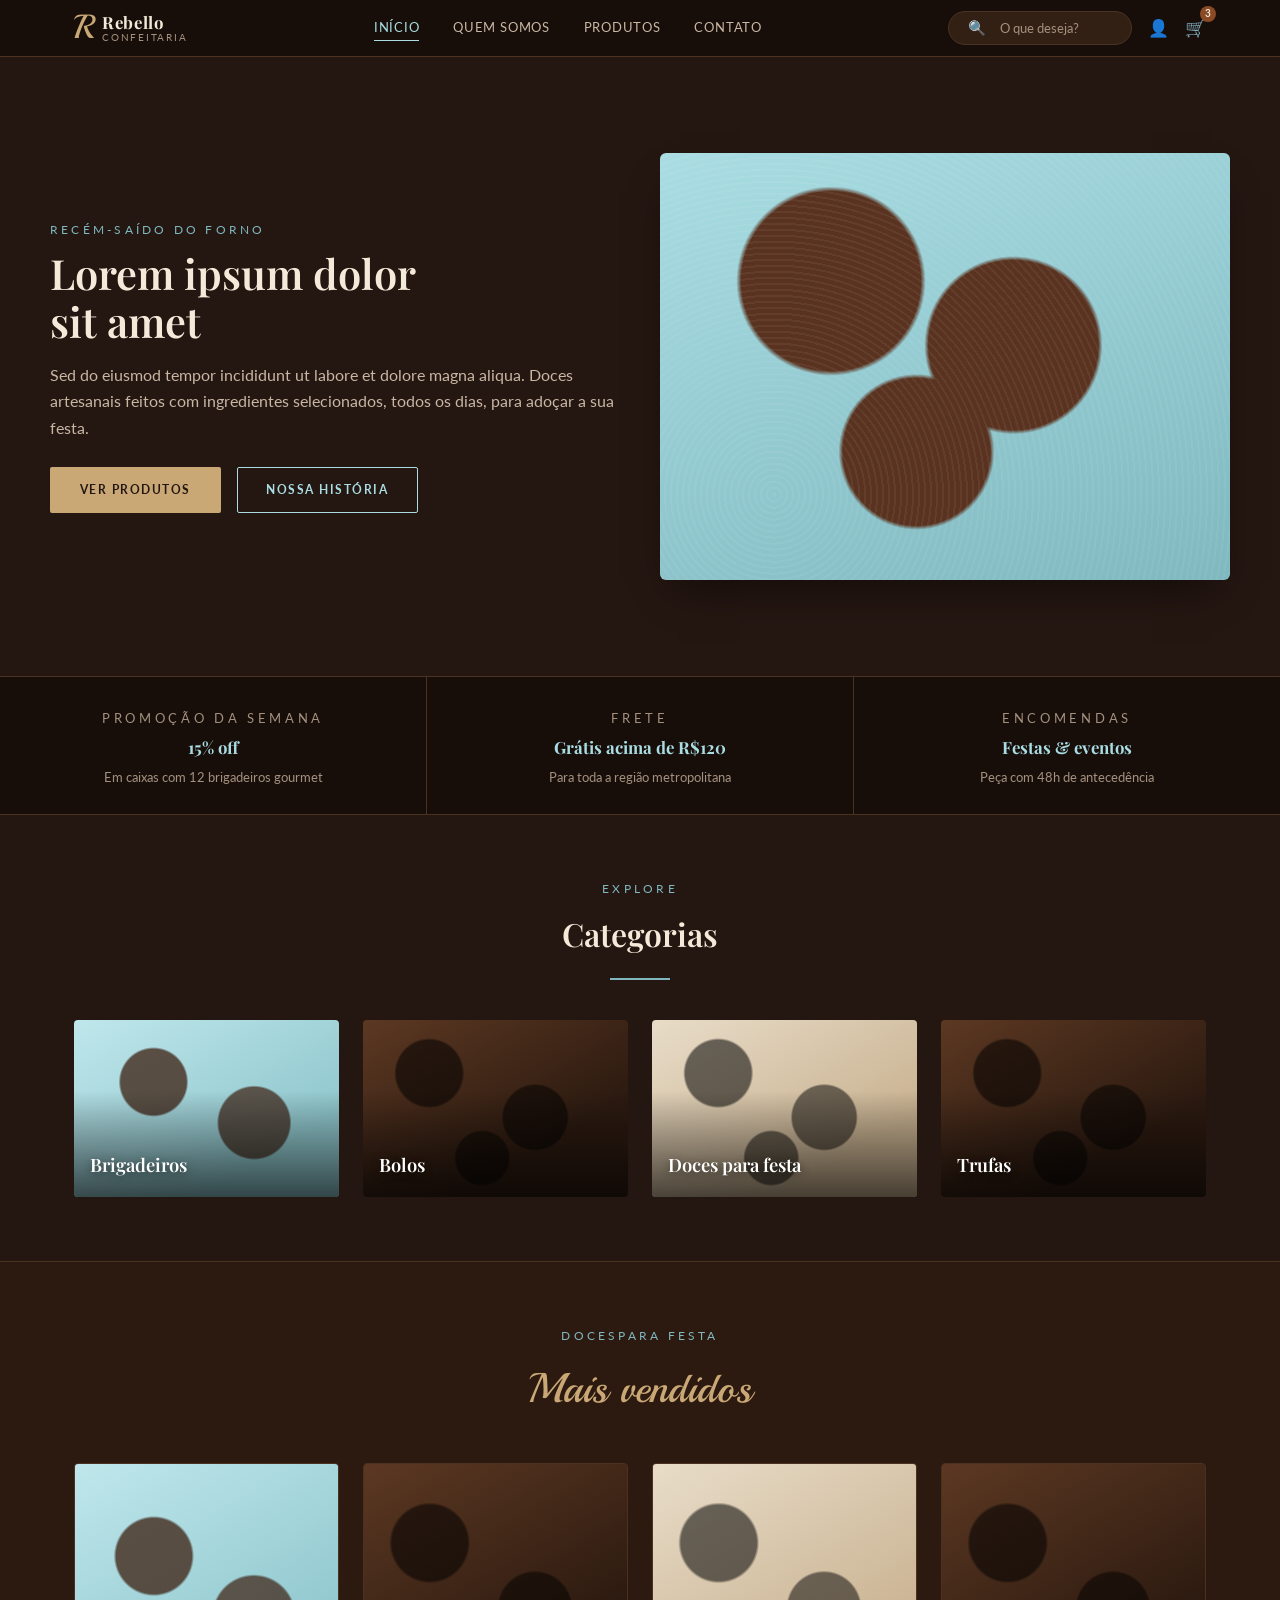
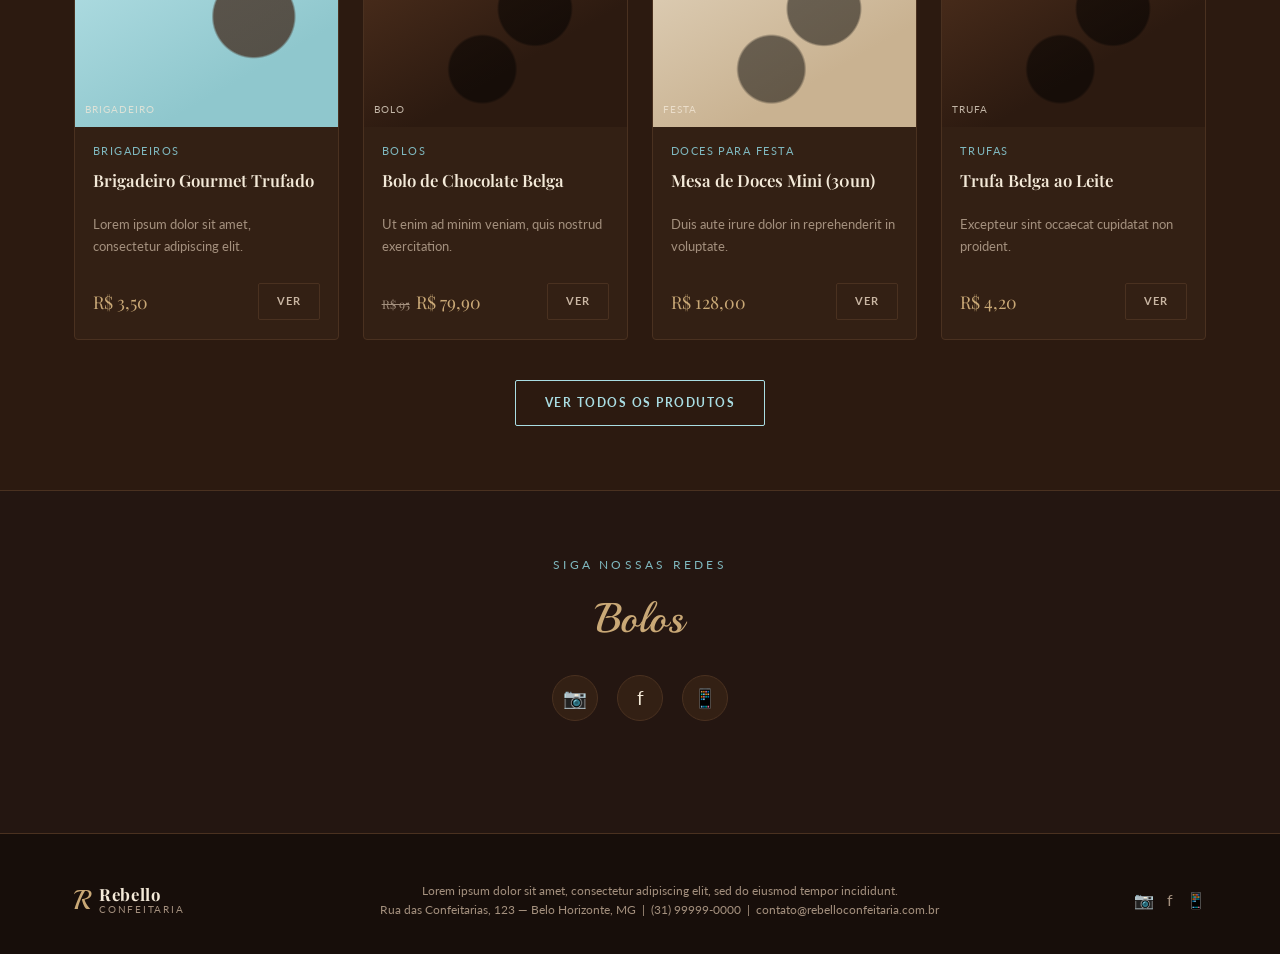
<file: index.html>
<!DOCTYPE html>
<html lang="pt-BR">
<head>
<meta charset="UTF-8">
<meta name="viewport" content="width=device-width, initial-scale=1.0">
<title>Rebello Confeitaria — Doces artesanais</title>
<link rel="stylesheet" href="style.css">
</head>
<body>

<header class="site-header">
  <div class="header-grid">
    <a href="index.html" class="logo">
      <span class="glyph">R</span>
      <span class="word"><b>Rebello</b><span>Confeitaria</span></span>
    </a>
    <nav class="main-nav">
      <ul>
        <li><a href="index.html" class="active">Início</a></li>
        <li><a href="quem-somos.html">Quem Somos</a></li>
        <li><a href="produtos.html">Produtos</a></li>
        <li><a href="contato.html">Contato</a></li>
      </ul>
    </nav>
    <div class="header-tools">
      <form class="search-box" action="busca.html" method="get">
        <button type="submit" aria-label="Buscar">&#128269;</button>
        <input type="text" name="q" placeholder="O que deseja?">
      </form>
      <a class="icon-link" href="cadastro.html" title="Minha conta">&#128100;</a>
      <a class="icon-link" href="pedidos.html" title="Meus pedidos">&#128722;<span class="badge">3</span></a>
    </div>
  </div>
</header>

<main>

  <section class="section-tight">
    <div class="container hero">
      <div class="hero-copy">
        <p class="eyebrow">Recém-saído do forno</p>
        <h1>Lorem ipsum dolor<br>sit amet</h1>
        <p class="lede">Sed do eiusmod tempor incididunt ut labore et dolore magna aliqua. Doces artesanais feitos com ingredientes selecionados, todos os dias, para adoçar a sua festa.</p>
        <div style="display:flex; gap:1rem; margin-top:1.6rem;">
          <a href="produtos.html" class="btn btn-primary">Ver produtos</a>
          <a href="quem-somos.html" class="btn btn-outline">Nossa história</a>
        </div>
      </div>
      <div class="hero-media" aria-hidden="true"></div>
    </div>
  </section>

  <div class="promo-strip">
    <div class="promo-item">
      <p class="eyebrow">Promoção da semana</p>
      <strong>15% off</strong>
      <p>Em caixas com 12 brigadeiros gourmet</p>
    </div>
    <div class="promo-item">
      <p class="eyebrow">Frete</p>
      <strong>Grátis acima de R$120</strong>
      <p>Para toda a região metropolitana</p>
    </div>
    <div class="promo-item">
      <p class="eyebrow">Encomendas</p>
      <strong>Festas &amp; eventos</strong>
      <p>Peça com 48h de antecedência</p>
    </div>
  </div>

  <section class="section">
    <div class="container">
      <p class="eyebrow center">Explore</p>
      <h2>Categorias</h2>
      <div class="divider"></div>
      <div class="category-band" style="margin-top:2.5rem;">
        <a class="category-card photo tone-blue" href="produtos.html?cat=brigadeiros"><h3>Brigadeiros</h3></a>
        <a class="category-card photo" href="produtos.html?cat=bolos"><h3>Bolos</h3></a>
        <a class="category-card photo tone-cream" href="produtos.html?cat=doces-festa"><h3>Doces para festa</h3></a>
        <a class="category-card photo" href="produtos.html?cat=trufas"><h3>Trufas</h3></a>
      </div>
    </div>
  </section>

  <section class="section" style="background:var(--bg-panel-2); border-top:1px solid var(--line); border-bottom:1px solid var(--line);">
    <div class="container">
      <p class="eyebrow center">Docespara festa</p>
      <h2 class="script-title">Mais vendidos</h2>
      <div class="product-grid" style="margin-top:2.5rem;">

        <div class="product-card">
          <a href="produto.html?id=1" class="photo tone-blue"><span class="tag">Brigadeiro</span></a>
          <div class="product-body">
            <span class="product-cat">Brigadeiros</span>
            <h3 class="product-title">Brigadeiro Gourmet Trufado</h3>
            <p class="product-desc">Lorem ipsum dolor sit amet, consectetur adipiscing elit.</p>
            <div class="product-foot">
              <span class="price">R$ 3,50</span>
              <a href="produto.html?id=1" class="btn btn-ghost btn-sm">Ver</a>
            </div>
          </div>
        </div>

        <div class="product-card">
          <a href="produto.html?id=2" class="photo"><span class="tag">Bolo</span></a>
          <div class="product-body">
            <span class="product-cat">Bolos</span>
            <h3 class="product-title">Bolo de Chocolate Belga</h3>
            <p class="product-desc">Ut enim ad minim veniam, quis nostrud exercitation.</p>
            <div class="product-foot">
              <span class="price"><span class="old">R$ 95</span>R$ 79,90</span>
              <a href="produto.html?id=2" class="btn btn-ghost btn-sm">Ver</a>
            </div>
          </div>
        </div>

        <div class="product-card">
          <a href="produto.html?id=3" class="photo tone-cream"><span class="tag">Festa</span></a>
          <div class="product-body">
            <span class="product-cat">Doces para festa</span>
            <h3 class="product-title">Mesa de Doces Mini (30un)</h3>
            <p class="product-desc">Duis aute irure dolor in reprehenderit in voluptate.</p>
            <div class="product-foot">
              <span class="price">R$ 128,00</span>
              <a href="produto.html?id=3" class="btn btn-ghost btn-sm">Ver</a>
            </div>
          </div>
        </div>

        <div class="product-card">
          <a href="produto.html?id=4" class="photo"><span class="tag">Trufa</span></a>
          <div class="product-body">
            <span class="product-cat">Trufas</span>
            <h3 class="product-title">Trufa Belga ao Leite</h3>
            <p class="product-desc">Excepteur sint occaecat cupidatat non proident.</p>
            <div class="product-foot">
              <span class="price">R$ 4,20</span>
              <a href="produto.html?id=4" class="btn btn-ghost btn-sm">Ver</a>
            </div>
          </div>
        </div>

      </div>
      <div class="text-center" style="margin-top:2.5rem;">
        <a href="produtos.html" class="btn btn-outline">Ver todos os produtos</a>
      </div>
    </div>
  </section>

  <section class="section">
    <div class="container" style="text-align:center;">
      <p class="eyebrow">Siga nossas redes</p>
      <h2 class="script-title">Bolos</h2>
      <div class="social-row">
        <a href="#" aria-label="Instagram">&#128247;</a>
        <a href="#" aria-label="Facebook">f</a>
        <a href="#" aria-label="WhatsApp">&#128241;</a>
      </div>
    </div>
  </section>

</main>

<footer class="site-footer">
  <div class="container footer-grid">
    <a href="index.html" class="logo">
      <span class="glyph">R</span>
      <span class="word"><b>Rebello</b><span>Confeitaria</span></span>
    </a>
    <p class="footer-text">Lorem ipsum dolor sit amet, consectetur adipiscing elit, sed do eiusmod tempor incididunt.<br>Rua das Confeitarias, 123 — Belo Horizonte, MG &nbsp;|&nbsp; (31) 99999-0000 &nbsp;|&nbsp; contato@rebelloconfeitaria.com.br</p>
    <div class="footer-social">
      <a href="#" aria-label="Instagram">&#128247;</a>
      <a href="#" aria-label="Facebook">f</a>
      <a href="#" aria-label="WhatsApp">&#128241;</a>
    </div>
  </div>
</footer>

</body>
</html>
</file>
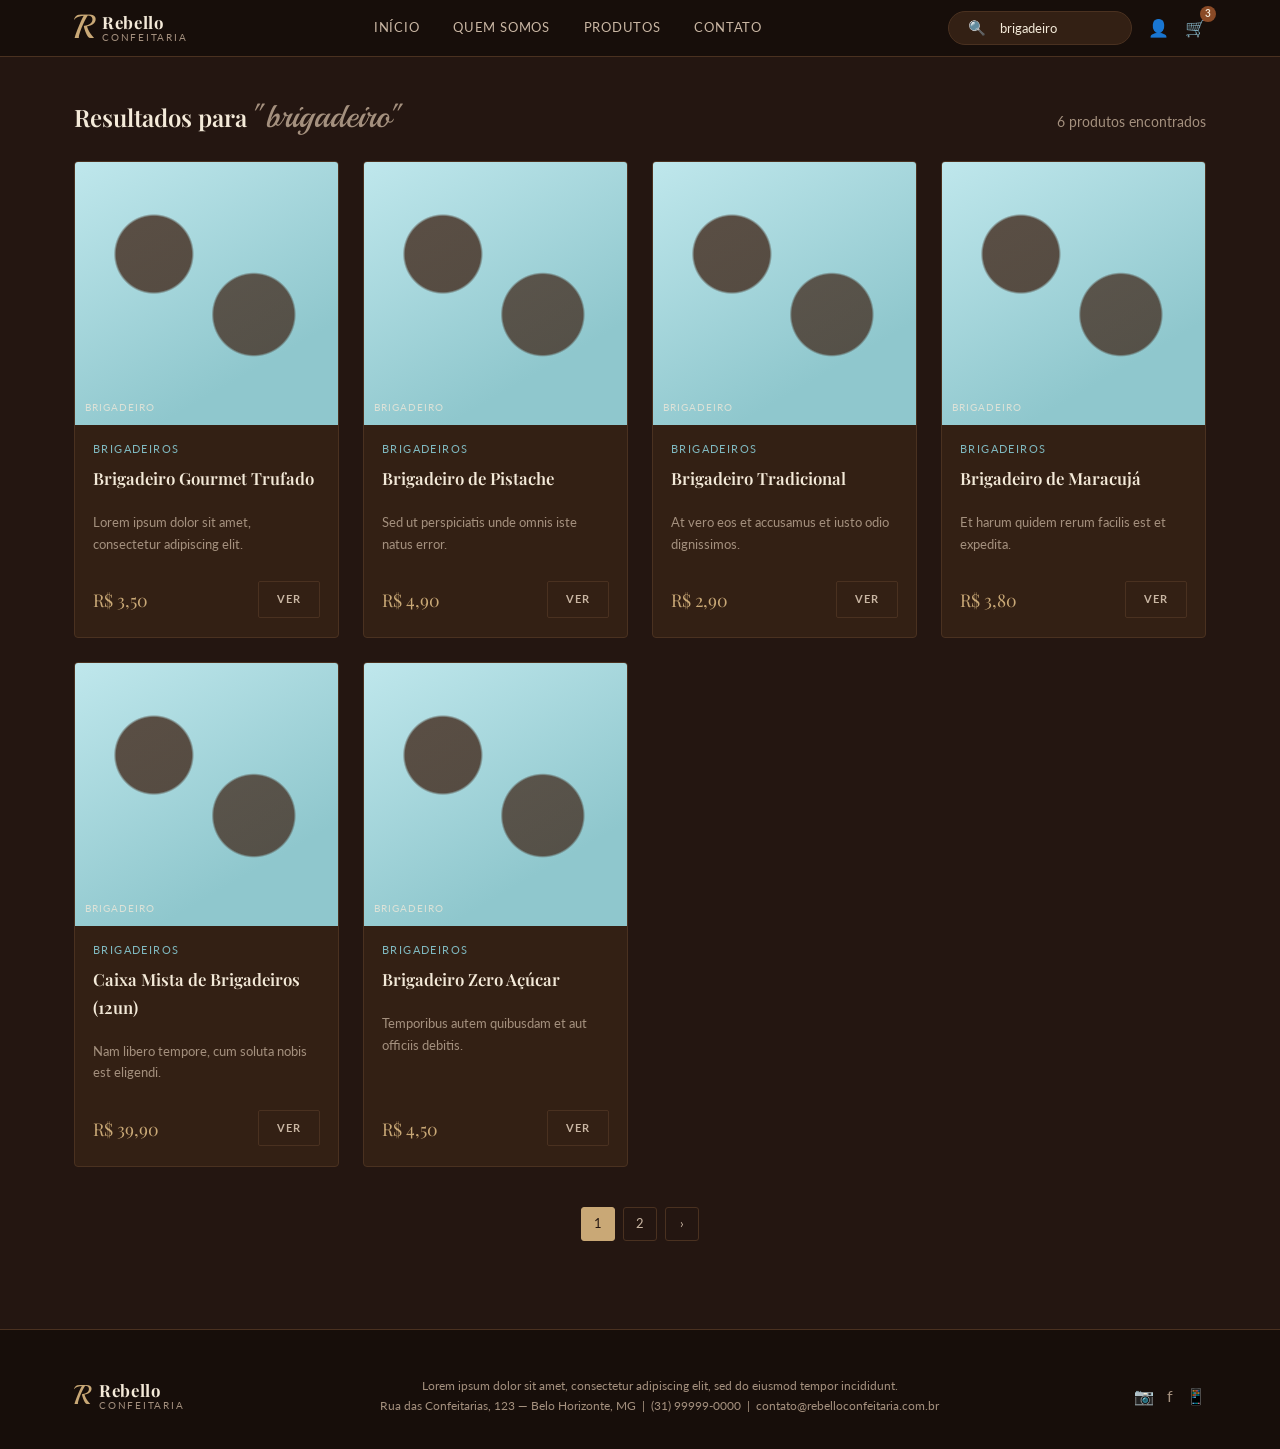
<file: busca.html>
<!DOCTYPE html>
<html lang="pt-BR">
<head>
<meta charset="UTF-8">
<meta name="viewport" content="width=device-width, initial-scale=1.0">
<title>Resultados da busca — Rebello Confeitaria</title>
<link rel="stylesheet" href="style.css">
</head>
<body>

<header class="site-header">
  <div class="header-grid">
    <a href="index.html" class="logo">
      <span class="glyph">R</span>
      <span class="word"><b>Rebello</b><span>Confeitaria</span></span>
    </a>
    <nav class="main-nav">
      <ul>
        <li><a href="index.html">Início</a></li>
        <li><a href="quem-somos.html">Quem Somos</a></li>
        <li><a href="produtos.html">Produtos</a></li>
        <li><a href="contato.html">Contato</a></li>
      </ul>
    </nav>
    <div class="header-tools">
      <form class="search-box" action="busca.html" method="get">
        <button type="submit" aria-label="Buscar">&#128269;</button>
        <input type="text" name="q" placeholder="O que deseja?" value="brigadeiro">
      </form>
      <a class="icon-link" href="cadastro.html" title="Minha conta">&#128100;</a>
      <a class="icon-link" href="pedidos.html" title="Meus pedidos">&#128722;<span class="badge">3</span></a>
    </div>
  </div>
</header>

<main>
  <section class="section-tight">
    <div class="container">

      <div class="search-meta">
        <h1>Resultados para <span class="script" style="font-size:1.4em;">"brigadeiro"</span></h1>
        <span>6 produtos encontrados</span>
      </div>

      <div class="product-grid">

        <div class="product-card">
          <a href="produto.html?id=1" class="photo tone-blue"><span class="tag">Brigadeiro</span></a>
          <div class="product-body">
            <span class="product-cat">Brigadeiros</span>
            <h3 class="product-title">Brigadeiro Gourmet Trufado</h3>
            <p class="product-desc">Lorem ipsum dolor sit amet, consectetur adipiscing elit.</p>
            <div class="product-foot"><span class="price">R$ 3,50</span><a href="produto.html?id=1" class="btn btn-ghost btn-sm">Ver</a></div>
          </div>
        </div>

        <div class="product-card">
          <a href="produto.html?id=5" class="photo tone-blue"><span class="tag">Brigadeiro</span></a>
          <div class="product-body">
            <span class="product-cat">Brigadeiros</span>
            <h3 class="product-title">Brigadeiro de Pistache</h3>
            <p class="product-desc">Sed ut perspiciatis unde omnis iste natus error.</p>
            <div class="product-foot"><span class="price">R$ 4,90</span><a href="produto.html?id=5" class="btn btn-ghost btn-sm">Ver</a></div>
          </div>
        </div>

        <div class="product-card">
          <a href="produto.html?id=9" class="photo tone-blue"><span class="tag">Brigadeiro</span></a>
          <div class="product-body">
            <span class="product-cat">Brigadeiros</span>
            <h3 class="product-title">Brigadeiro Tradicional</h3>
            <p class="product-desc">At vero eos et accusamus et iusto odio dignissimos.</p>
            <div class="product-foot"><span class="price">R$ 2,90</span><a href="produto.html?id=9" class="btn btn-ghost btn-sm">Ver</a></div>
          </div>
        </div>

        <div class="product-card">
          <a href="produto.html?id=10" class="photo tone-blue"><span class="tag">Brigadeiro</span></a>
          <div class="product-body">
            <span class="product-cat">Brigadeiros</span>
            <h3 class="product-title">Brigadeiro de Maracujá</h3>
            <p class="product-desc">Et harum quidem rerum facilis est et expedita.</p>
            <div class="product-foot"><span class="price">R$ 3,80</span><a href="produto.html?id=10" class="btn btn-ghost btn-sm">Ver</a></div>
          </div>
        </div>

        <div class="product-card">
          <a href="produto.html?id=11" class="photo tone-blue"><span class="tag">Brigadeiro</span></a>
          <div class="product-body">
            <span class="product-cat">Brigadeiros</span>
            <h3 class="product-title">Caixa Mista de Brigadeiros (12un)</h3>
            <p class="product-desc">Nam libero tempore, cum soluta nobis est eligendi.</p>
            <div class="product-foot"><span class="price">R$ 39,90</span><a href="produto.html?id=11" class="btn btn-ghost btn-sm">Ver</a></div>
          </div>
        </div>

        <div class="product-card">
          <a href="produto.html?id=12" class="photo tone-blue"><span class="tag">Brigadeiro</span></a>
          <div class="product-body">
            <span class="product-cat">Brigadeiros</span>
            <h3 class="product-title">Brigadeiro Zero Açúcar</h3>
            <p class="product-desc">Temporibus autem quibusdam et aut officiis debitis.</p>
            <div class="product-foot"><span class="price">R$ 4,50</span><a href="produto.html?id=12" class="btn btn-ghost btn-sm">Ver</a></div>
          </div>
        </div>

      </div>

      <nav class="pagination" aria-label="Paginação">
        <a href="#" class="active">1</a>
        <a href="#">2</a>
        <a href="#">&#8250;</a>
      </nav>

    </div>
  </section>
</main>

<footer class="site-footer">
  <div class="container footer-grid">
    <a href="index.html" class="logo">
      <span class="glyph">R</span>
      <span class="word"><b>Rebello</b><span>Confeitaria</span></span>
    </a>
    <p class="footer-text">Lorem ipsum dolor sit amet, consectetur adipiscing elit, sed do eiusmod tempor incididunt.<br>Rua das Confeitarias, 123 — Belo Horizonte, MG &nbsp;|&nbsp; (31) 99999-0000 &nbsp;|&nbsp; contato@rebelloconfeitaria.com.br</p>
    <div class="footer-social">
      <a href="#" aria-label="Instagram">&#128247;</a>
      <a href="#" aria-label="Facebook">f</a>
      <a href="#" aria-label="WhatsApp">&#128241;</a>
    </div>
  </div>
</footer>

</body>
</html>
</file>
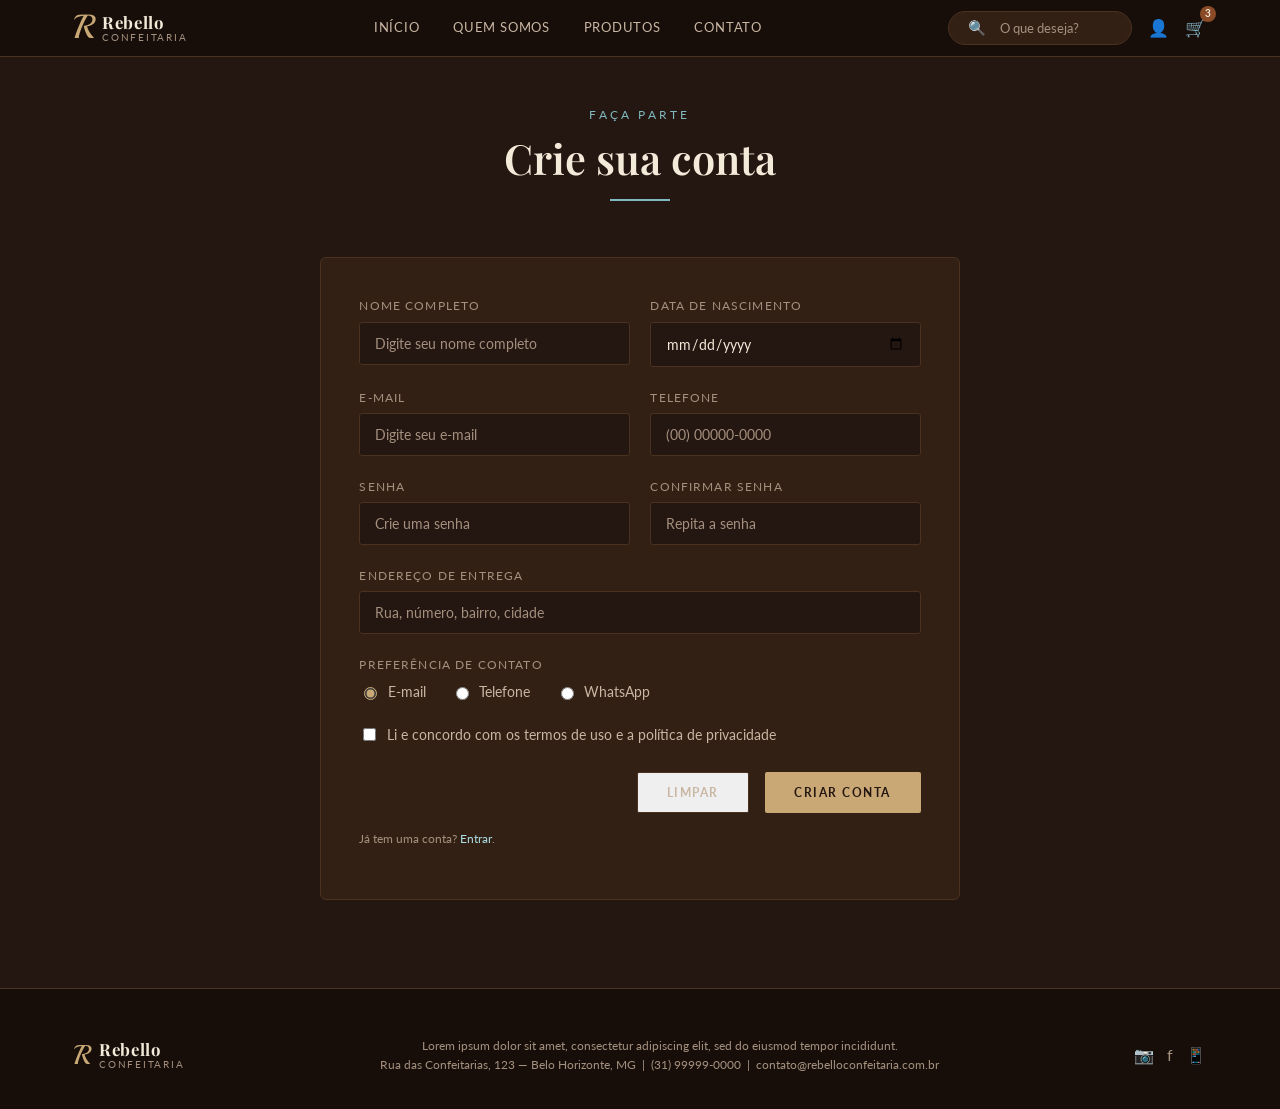
<file: cadastro.html>
<!DOCTYPE html>
<html lang="pt-BR">
<head>
<meta charset="UTF-8">
<meta name="viewport" content="width=device-width, initial-scale=1.0">
<title>Cadastro — Rebello Confeitaria</title>
<link rel="stylesheet" href="style.css">
</head>
<body>

<header class="site-header">
  <div class="header-grid">
    <a href="index.html" class="logo">
      <span class="glyph">R</span>
      <span class="word"><b>Rebello</b><span>Confeitaria</span></span>
    </a>
    <nav class="main-nav">
      <ul>
        <li><a href="index.html">Início</a></li>
        <li><a href="quem-somos.html">Quem Somos</a></li>
        <li><a href="produtos.html">Produtos</a></li>
        <li><a href="contato.html">Contato</a></li>
      </ul>
    </nav>
    <div class="header-tools">
      <form class="search-box" action="busca.html" method="get">
        <button type="submit" aria-label="Buscar">&#128269;</button>
        <input type="text" name="q" placeholder="O que deseja?">
      </form>
      <a class="icon-link" href="cadastro.html" title="Minha conta">&#128100;</a>
      <a class="icon-link" href="pedidos.html" title="Meus pedidos">&#128722;<span class="badge">3</span></a>
    </div>
  </div>
</header>

<main>
  <section class="page-head">
    <p class="eyebrow">Faça parte</p>
    <h1>Crie sua conta</h1>
    <div class="divider"></div>
  </section>

  <section class="section-tight">
    <div class="container">
      <form class="form-shell" action="#" method="post">
        <div class="form-grid">
          <div class="field">
            <label for="c-nome">Nome completo</label>
            <input id="c-nome" name="nome" type="text" placeholder="Digite seu nome completo" required>
          </div>
          <div class="field">
            <label for="c-nasc">Data de nascimento</label>
            <input id="c-nasc" name="nascimento" type="date">
          </div>
          <div class="field">
            <label for="c-email">E-mail</label>
            <input id="c-email" name="email" type="email" placeholder="Digite seu e-mail" required>
          </div>
          <div class="field">
            <label for="c-telefone">Telefone</label>
            <input id="c-telefone" name="telefone" type="tel" placeholder="(00) 00000-0000">
          </div>
          <div class="field">
            <label for="c-senha">Senha</label>
            <input id="c-senha" name="senha" type="password" placeholder="Crie uma senha" required>
          </div>
          <div class="field">
            <label for="c-senha2">Confirmar senha</label>
            <input id="c-senha2" name="senha2" type="password" placeholder="Repita a senha" required>
          </div>
          <div class="field full">
            <label for="c-endereco">Endereço de entrega</label>
            <input id="c-endereco" name="endereco" type="text" placeholder="Rua, número, bairro, cidade">
          </div>
          <div class="field full">
            <label>Preferência de contato</label>
            <div class="radio-row">
              <label><input type="radio" name="contato-pref" checked> E-mail</label>
              <label><input type="radio" name="contato-pref"> Telefone</label>
              <label><input type="radio" name="contato-pref"> WhatsApp</label>
            </div>
          </div>
          <div class="field full">
            <label style="display:flex; align-items:center; gap:.5rem; text-transform:none; letter-spacing:0; font-size:.85rem; color:var(--text-muted);">
              <input type="checkbox" required style="accent-color:var(--accent-gold);"> Li e concordo com os termos de uso e a política de privacidade
            </label>
          </div>
        </div>
        <div class="form-actions">
          <button type="reset" class="btn btn-ghost">Limpar</button>
          <button type="submit" class="btn btn-primary">Criar conta</button>
        </div>
        <p class="form-note">Já tem uma conta? <a href="#" style="color:var(--accent-blue);">Entrar</a>.</p>
      </form>
    </div>
  </section>
</main>

<footer class="site-footer">
  <div class="container footer-grid">
    <a href="index.html" class="logo">
      <span class="glyph">R</span>
      <span class="word"><b>Rebello</b><span>Confeitaria</span></span>
    </a>
    <p class="footer-text">Lorem ipsum dolor sit amet, consectetur adipiscing elit, sed do eiusmod tempor incididunt.<br>Rua das Confeitarias, 123 — Belo Horizonte, MG &nbsp;|&nbsp; (31) 99999-0000 &nbsp;|&nbsp; contato@rebelloconfeitaria.com.br</p>
    <div class="footer-social">
      <a href="#" aria-label="Instagram">&#128247;</a>
      <a href="#" aria-label="Facebook">f</a>
      <a href="#" aria-label="WhatsApp">&#128241;</a>
    </div>
  </div>
</footer>

</body>
</html>
</file>
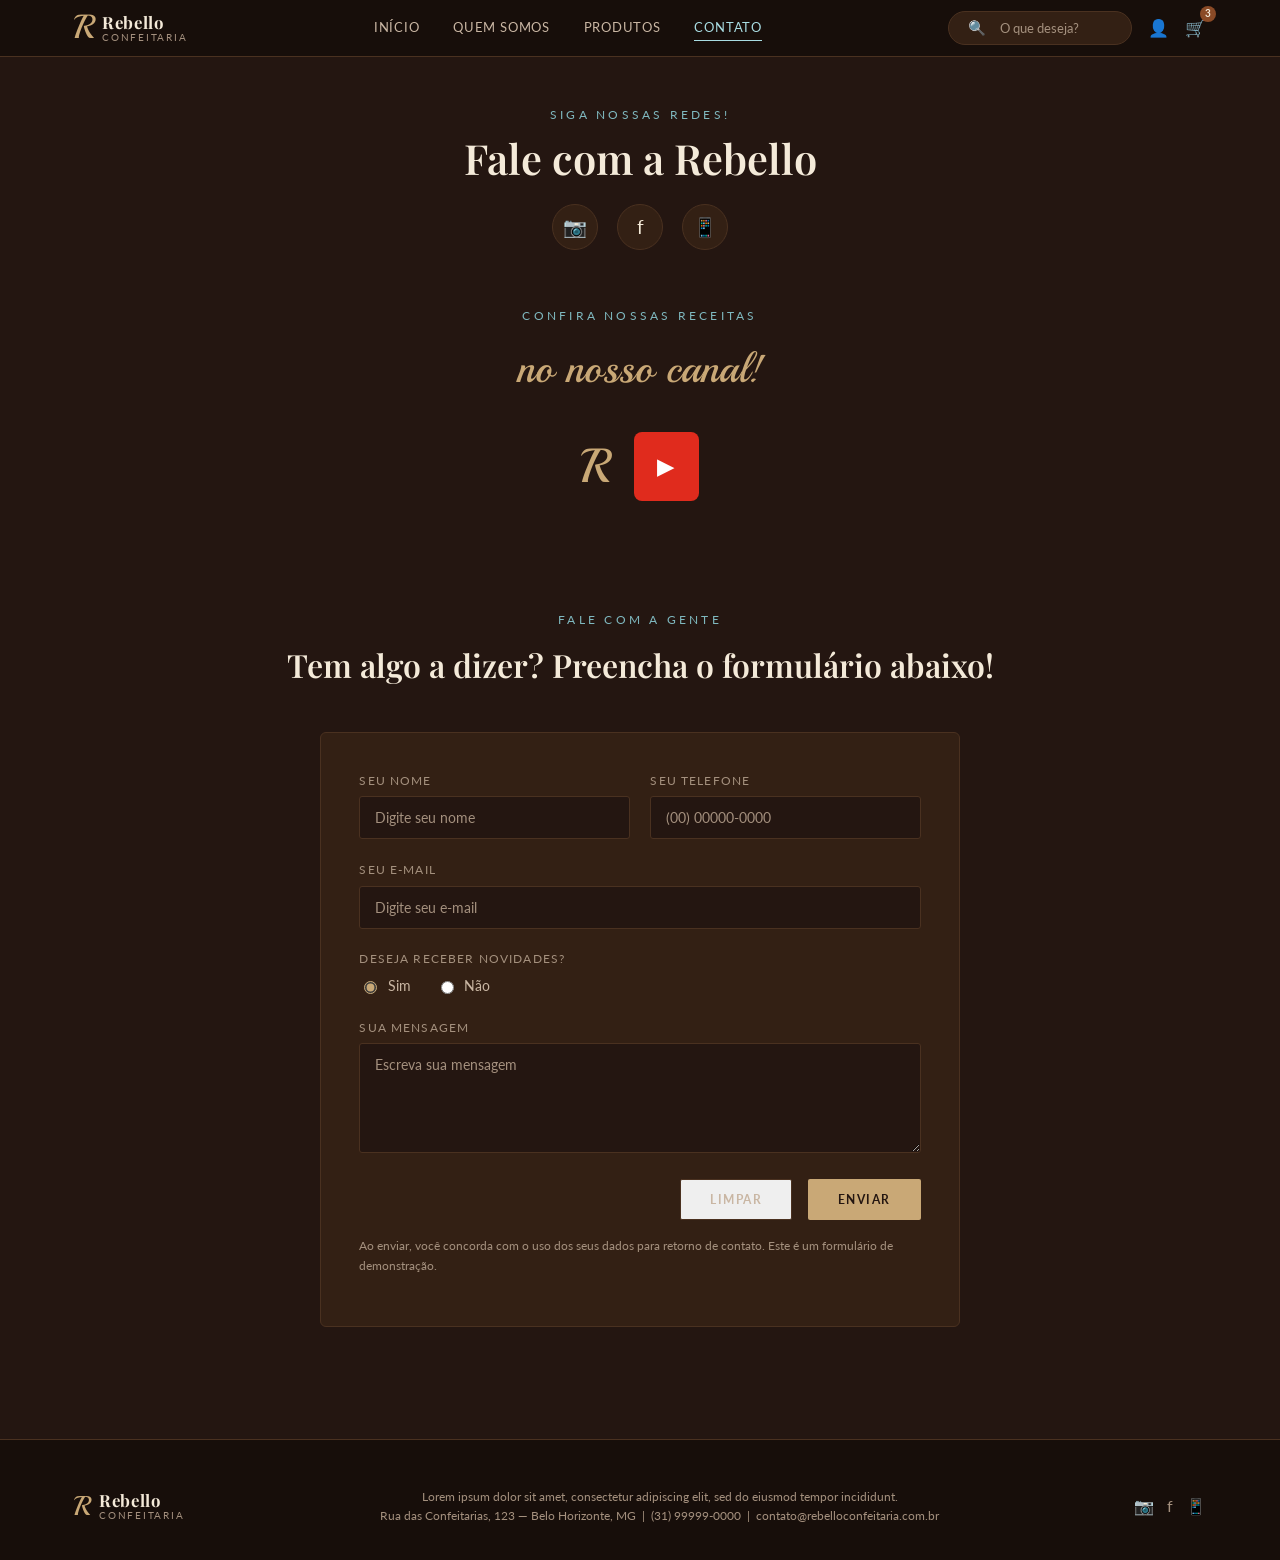
<file: contato.html>
<!DOCTYPE html>
<html lang="pt-BR">
<head>
<meta charset="UTF-8">
<meta name="viewport" content="width=device-width, initial-scale=1.0">
<title>Contato — Rebello Confeitaria</title>
<link rel="stylesheet" href="style.css">
</head>
<body>

<header class="site-header">
  <div class="header-grid">
    <a href="index.html" class="logo">
      <span class="glyph">R</span>
      <span class="word"><b>Rebello</b><span>Confeitaria</span></span>
    </a>
    <nav class="main-nav">
      <ul>
        <li><a href="index.html">Início</a></li>
        <li><a href="quem-somos.html">Quem Somos</a></li>
        <li><a href="produtos.html">Produtos</a></li>
        <li><a href="contato.html" class="active">Contato</a></li>
      </ul>
    </nav>
    <div class="header-tools">
      <form class="search-box" action="busca.html" method="get">
        <button type="submit" aria-label="Buscar">&#128269;</button>
        <input type="text" name="q" placeholder="O que deseja?">
      </form>
      <a class="icon-link" href="cadastro.html" title="Minha conta">&#128100;</a>
      <a class="icon-link" href="pedidos.html" title="Meus pedidos">&#128722;<span class="badge">3</span></a>
    </div>
  </div>
</header>

<main>

  <section class="page-head">
    <p class="eyebrow">Siga nossas redes!</p>
    <h1>Fale com a Rebello</h1>
    <div class="social-row">
      <a href="#" aria-label="Instagram">&#128247;</a>
      <a href="#" aria-label="Facebook">f</a>
      <a href="#" aria-label="WhatsApp">&#128241;</a>
    </div>
  </section>

  <section class="section-tight">
    <div class="container text-center">
      <p class="eyebrow">Confira nossas receitas</p>
      <h2 class="script-title">no nosso canal!</h2>
      <div style="display:flex; align-items:center; justify-content:center; gap:1.5rem; margin-top:1.5rem;">
        <span class="script" style="font-size:3rem;">R</span>
        <a href="#" class="btn" style="background:#e02b1d; color:#fff; border-radius:8px; padding:1rem 1.4rem; font-size:1.3rem;" aria-label="YouTube">&#9654;</a>
      </div>
    </div>
  </section>

  <section class="section">
    <div class="container">
      <p class="eyebrow center">Fale com a gente</p>
      <h2>Tem algo a dizer? Preencha o formulário abaixo!</h2>

      <form class="form-shell" style="margin-top:2.5rem;" action="#" method="post">
        <div class="form-grid">
          <div class="field">
            <label for="nome">Seu Nome</label>
            <input id="nome" name="nome" type="text" placeholder="Digite seu nome" required>
          </div>
          <div class="field">
            <label for="telefone">Seu Telefone</label>
            <input id="telefone" name="telefone" type="tel" placeholder="(00) 00000-0000">
          </div>
          <div class="field full">
            <label for="email">Seu E-mail</label>
            <input id="email" name="email" type="email" placeholder="Digite seu e-mail" required>
          </div>
          <div class="field full">
            <label>Deseja receber novidades?</label>
            <div class="radio-row">
              <label><input type="radio" name="novidades" value="sim" checked> Sim</label>
              <label><input type="radio" name="novidades" value="nao"> Não</label>
            </div>
          </div>
          <div class="field full">
            <label for="mensagem">Sua Mensagem</label>
            <textarea id="mensagem" name="mensagem" placeholder="Escreva sua mensagem"></textarea>
          </div>
        </div>
        <div class="form-actions">
          <button type="reset" class="btn btn-ghost">Limpar</button>
          <button type="submit" class="btn btn-primary">Enviar</button>
        </div>
        <p class="form-note">Ao enviar, você concorda com o uso dos seus dados para retorno de contato. Este é um formulário de demonstração.</p>
      </form>
    </div>
  </section>

</main>

<footer class="site-footer">
  <div class="container footer-grid">
    <a href="index.html" class="logo">
      <span class="glyph">R</span>
      <span class="word"><b>Rebello</b><span>Confeitaria</span></span>
    </a>
    <p class="footer-text">Lorem ipsum dolor sit amet, consectetur adipiscing elit, sed do eiusmod tempor incididunt.<br>Rua das Confeitarias, 123 — Belo Horizonte, MG &nbsp;|&nbsp; (31) 99999-0000 &nbsp;|&nbsp; contato@rebelloconfeitaria.com.br</p>
    <div class="footer-social">
      <a href="#" aria-label="Instagram">&#128247;</a>
      <a href="#" aria-label="Facebook">f</a>
      <a href="#" aria-label="WhatsApp">&#128241;</a>
    </div>
  </div>
</footer>

</body>
</html>
</file>
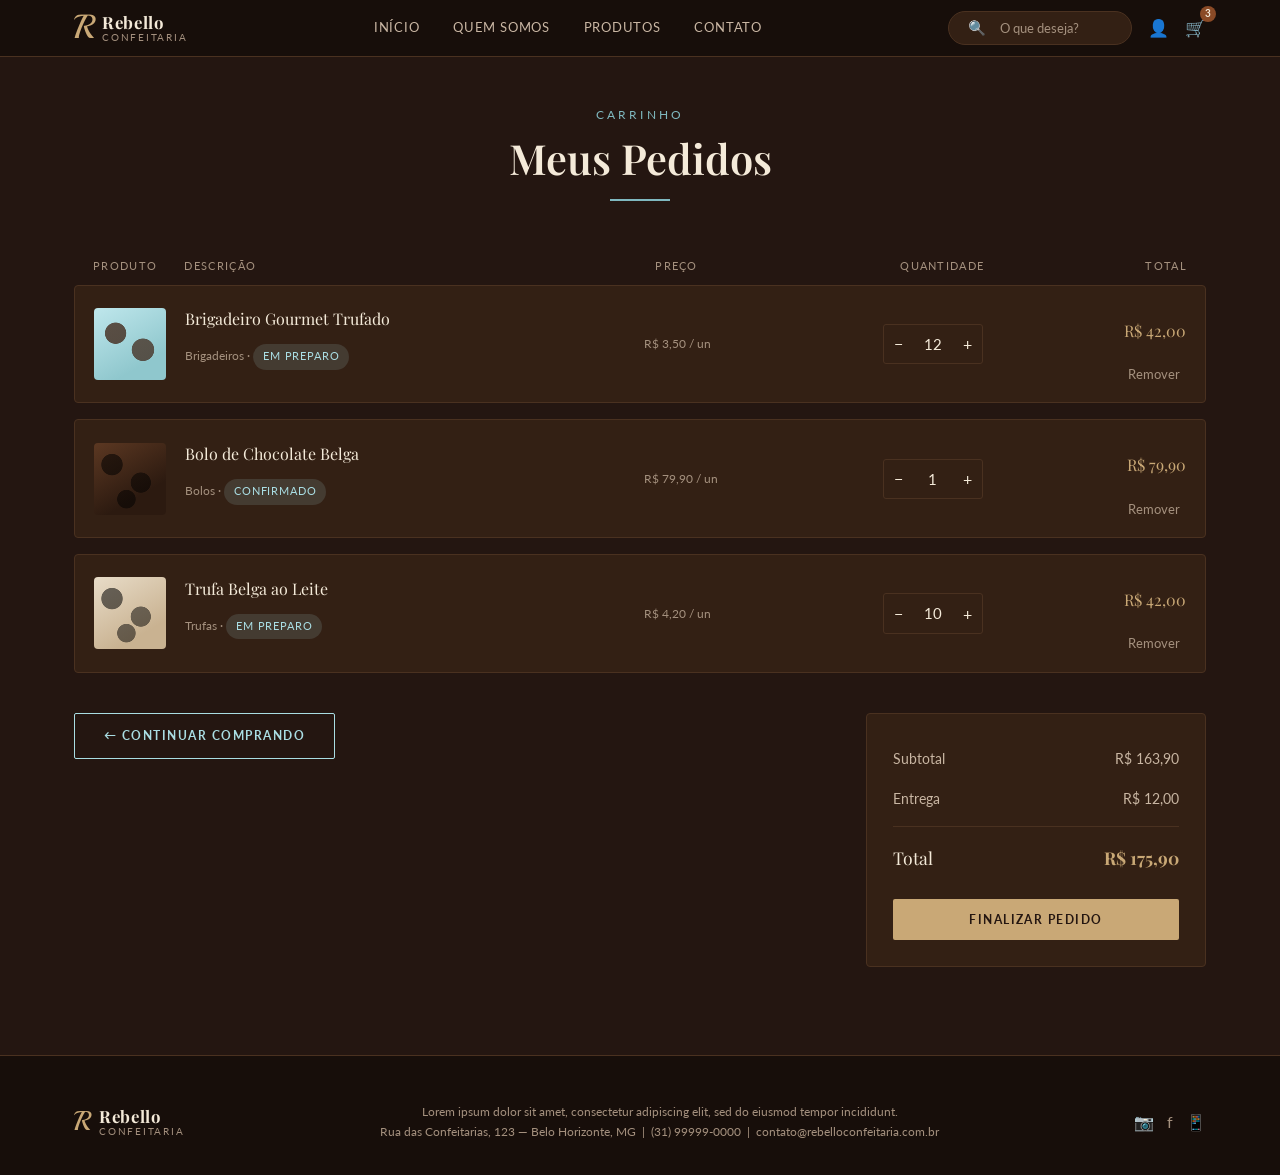
<file: pedidos.html>
<!DOCTYPE html>
<html lang="pt-BR">
<head>
<meta charset="UTF-8">
<meta name="viewport" content="width=device-width, initial-scale=1.0">
<title>Meus Pedidos — Rebello Confeitaria</title>
<link rel="stylesheet" href="style.css">
</head>
<body>

<header class="site-header">
  <div class="header-grid">
    <a href="index.html" class="logo">
      <span class="glyph">R</span>
      <span class="word"><b>Rebello</b><span>Confeitaria</span></span>
    </a>
    <nav class="main-nav">
      <ul>
        <li><a href="index.html">Início</a></li>
        <li><a href="quem-somos.html">Quem Somos</a></li>
        <li><a href="produtos.html">Produtos</a></li>
        <li><a href="contato.html">Contato</a></li>
      </ul>
    </nav>
    <div class="header-tools">
      <form class="search-box" action="busca.html" method="get">
        <button type="submit" aria-label="Buscar">&#128269;</button>
        <input type="text" name="q" placeholder="O que deseja?">
      </form>
      <a class="icon-link" href="cadastro.html" title="Minha conta">&#128100;</a>
      <a class="icon-link" href="pedidos.html" title="Meus pedidos"><b style="color:var(--accent-blue)">&#128722;</b><span class="badge">3</span></a>
    </div>
  </div>
</header>

<main>
  <section class="page-head">
    <p class="eyebrow">Carrinho</p>
    <h1>Meus Pedidos</h1>
    <div class="divider"></div>
  </section>

  <section class="section-tight">
    <div class="container">

      <div class="order-head">
        <span>Produto</span><span>Descrição</span><span>Preço</span><span>Quantidade</span><span>Total</span>
      </div>

      <div class="orders-grid" id="orders">

        <div class="order-row" data-price="3.50">
          <div class="photo tone-blue"></div>
          <div>
            <p class="name">Brigadeiro Gourmet Trufado</p>
            <p class="meta">Brigadeiros &middot; <span class="orders-status">Em preparo</span></p>
          </div>
          <div class="meta">R$ 3,50 / un</div>
          <div class="qty-control">
            <button type="button" aria-label="Diminuir">&minus;</button>
            <input type="text" value="12" inputmode="numeric" aria-label="Quantidade">
            <button type="button" aria-label="Aumentar">+</button>
          </div>
          <div>
            <p class="line-total">R$ 42,00</p>
            <button class="remove" type="button">Remover</button>
          </div>
        </div>

        <div class="order-row" data-price="79.90">
          <div class="photo"></div>
          <div>
            <p class="name">Bolo de Chocolate Belga</p>
            <p class="meta">Bolos &middot; <span class="orders-status">Confirmado</span></p>
          </div>
          <div class="meta">R$ 79,90 / un</div>
          <div class="qty-control">
            <button type="button" aria-label="Diminuir">&minus;</button>
            <input type="text" value="1" inputmode="numeric" aria-label="Quantidade">
            <button type="button" aria-label="Aumentar">+</button>
          </div>
          <div>
            <p class="line-total">R$ 79,90</p>
            <button class="remove" type="button">Remover</button>
          </div>
        </div>

        <div class="order-row" data-price="4.20">
          <div class="photo tone-cream"></div>
          <div>
            <p class="name">Trufa Belga ao Leite</p>
            <p class="meta">Trufas &middot; <span class="orders-status">Em preparo</span></p>
          </div>
          <div class="meta">R$ 4,20 / un</div>
          <div class="qty-control">
            <button type="button" aria-label="Diminuir">&minus;</button>
            <input type="text" value="10" inputmode="numeric" aria-label="Quantidade">
            <button type="button" aria-label="Aumentar">+</button>
          </div>
          <div>
            <p class="line-total">R$ 42,00</p>
            <button class="remove" type="button">Remover</button>
          </div>
        </div>

      </div>

      <div style="display:flex; justify-content:space-between; align-items:flex-start; margin-top:2.5rem; gap:2rem; flex-wrap:wrap;">
        <a href="produtos.html" class="btn btn-outline">&larr; Continuar comprando</a>

        <div class="order-summary">
          <div class="row"><span>Subtotal</span><span id="subtotal">R$ 163,90</span></div>
          <div class="row"><span>Entrega</span><span>R$ 12,00</span></div>
          <div class="row total"><span>Total</span><b id="total">R$ 175,90</b></div>
          <button class="btn btn-primary btn-block" style="margin-top:1.2rem;">Finalizar pedido</button>
        </div>
      </div>

    </div>
  </section>
</main>

<footer class="site-footer">
  <div class="container footer-grid">
    <a href="index.html" class="logo">
      <span class="glyph">R</span>
      <span class="word"><b>Rebello</b><span>Confeitaria</span></span>
    </a>
    <p class="footer-text">Lorem ipsum dolor sit amet, consectetur adipiscing elit, sed do eiusmod tempor incididunt.<br>Rua das Confeitarias, 123 — Belo Horizonte, MG &nbsp;|&nbsp; (31) 99999-0000 &nbsp;|&nbsp; contato@rebelloconfeitaria.com.br</p>
    <div class="footer-social">
      <a href="#" aria-label="Instagram">&#128247;</a>
      <a href="#" aria-label="Facebook">f</a>
      <a href="#" aria-label="WhatsApp">&#128241;</a>
    </div>
  </div>
</footer>

<script>
  function formatBRL(v){
    return 'R$ ' + v.toFixed(2).replace('.', ',');
  }
  function recalcRow(row){
    const price = parseFloat(row.dataset.price);
    const qty = parseInt(row.querySelector('.qty-control input').value) || 0;
    row.querySelector('.line-total').textContent = formatBRL(price*qty);
    recalcTotals();
  }
  function recalcTotals(){
    let subtotal = 0;
    document.querySelectorAll('.order-row').forEach(row=>{
      const price = parseFloat(row.dataset.price);
      const qty = parseInt(row.querySelector('.qty-control input').value) || 0;
      subtotal += price*qty;
    });
    document.getElementById('subtotal').textContent = formatBRL(subtotal);
    document.getElementById('total').textContent = formatBRL(subtotal + 12);
  }
  document.querySelectorAll('.order-row').forEach(row=>{
    const input = row.querySelector('.qty-control input');
    row.querySelectorAll('.qty-control button').forEach((btn,i)=>{
      btn.addEventListener('click', ()=>{
        let v = parseInt(input.value)||1;
        v = i===0 ? Math.max(1, v-1) : v+1;
        input.value = v;
        recalcRow(row);
      });
    });
    input.addEventListener('input', ()=>recalcRow(row));
    row.querySelector('.remove').addEventListener('click', ()=>{
      row.remove();
      recalcTotals();
    });
  });
</script>

</body>
</html>
</file>
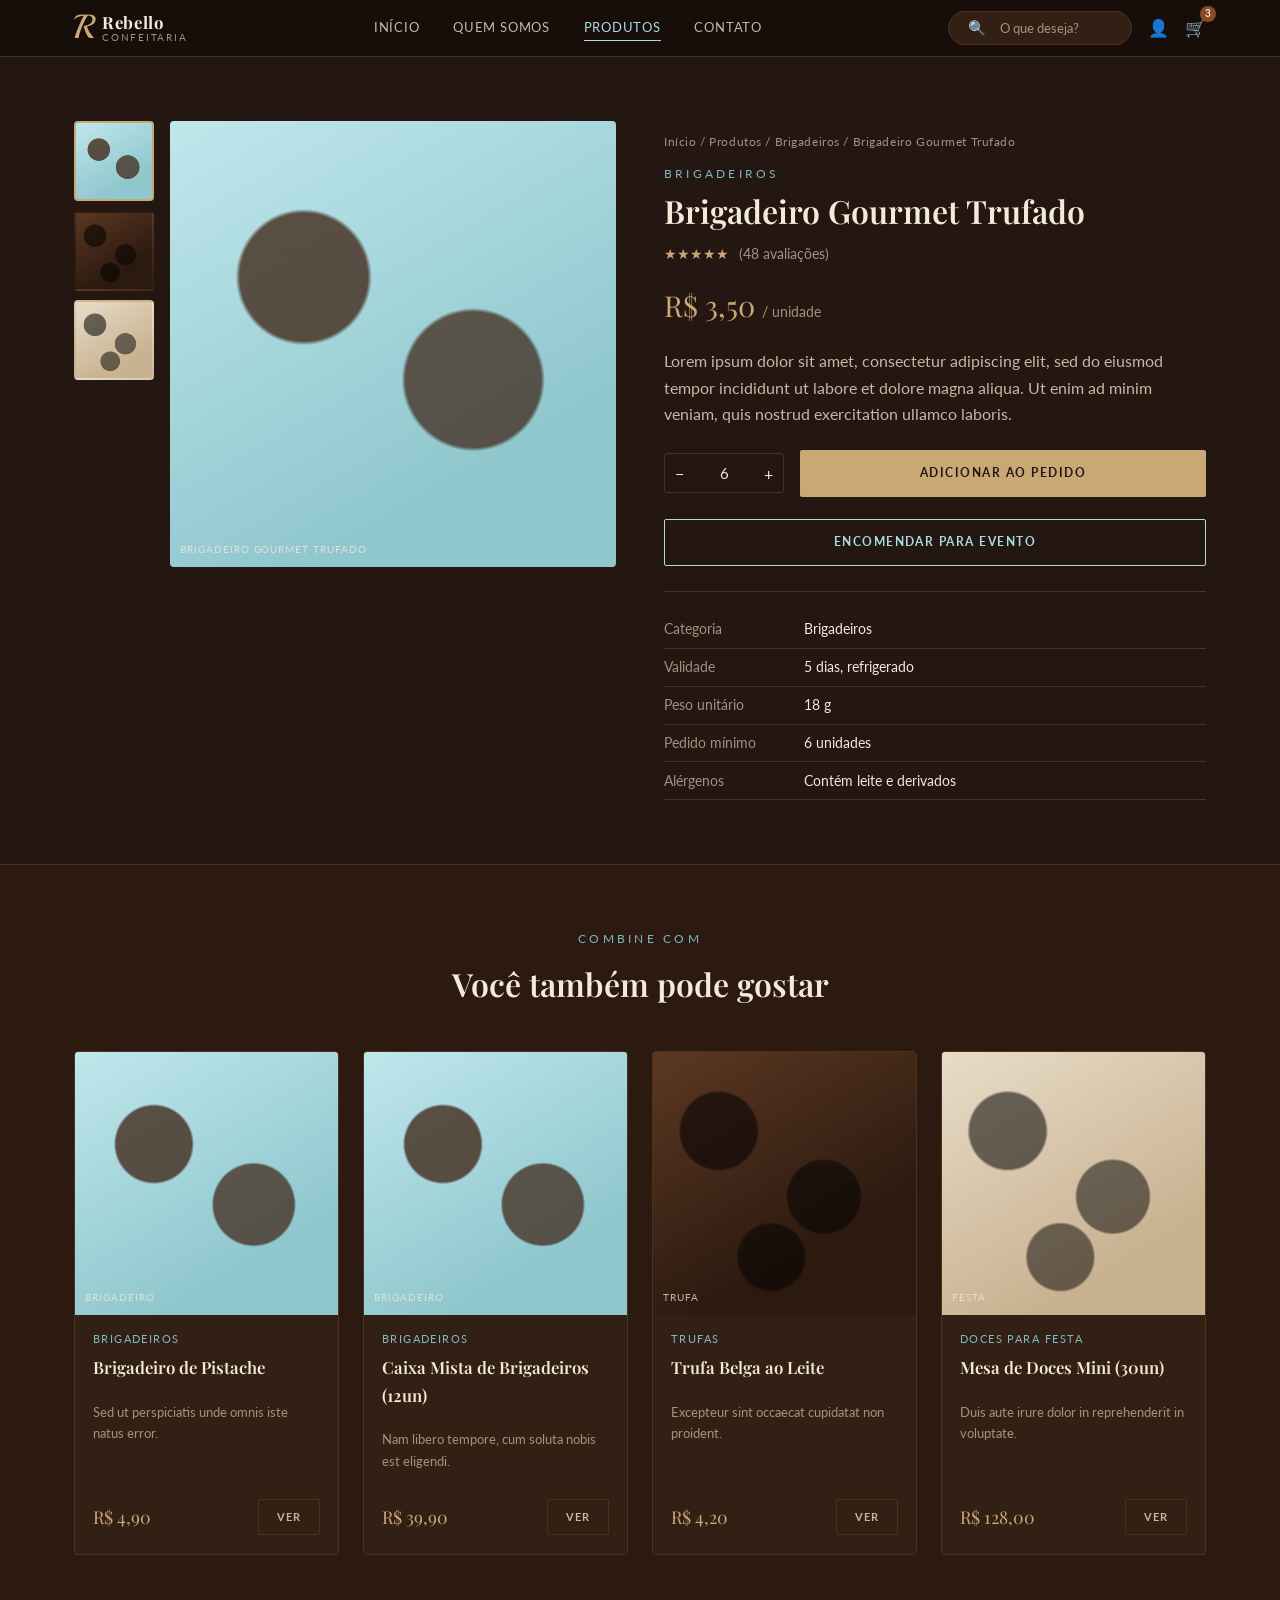
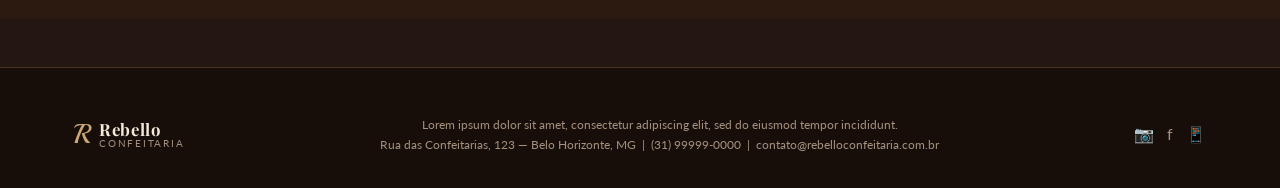
<file: produto.html>
<!DOCTYPE html>
<html lang="pt-BR">
<head>
<meta charset="UTF-8">
<meta name="viewport" content="width=device-width, initial-scale=1.0">
<title>Brigadeiro Gourmet Trufado — Rebello Confeitaria</title>
<link rel="stylesheet" href="style.css">
</head>
<body>

<header class="site-header">
  <div class="header-grid">
    <a href="index.html" class="logo">
      <span class="glyph">R</span>
      <span class="word"><b>Rebello</b><span>Confeitaria</span></span>
    </a>
    <nav class="main-nav">
      <ul>
        <li><a href="index.html">Início</a></li>
        <li><a href="quem-somos.html">Quem Somos</a></li>
        <li><a href="produtos.html" class="active">Produtos</a></li>
        <li><a href="contato.html">Contato</a></li>
      </ul>
    </nav>
    <div class="header-tools">
      <form class="search-box" action="busca.html" method="get">
        <button type="submit" aria-label="Buscar">&#128269;</button>
        <input type="text" name="q" placeholder="O que deseja?">
      </form>
      <a class="icon-link" href="cadastro.html" title="Minha conta">&#128100;</a>
      <a class="icon-link" href="pedidos.html" title="Meus pedidos">&#128722;<span class="badge">3</span></a>
    </div>
  </div>
</header>

<main>
  <section class="section">
    <div class="container product-detail">

      <div class="product-gallery">
        <div class="thumb-col">
          <div class="photo tone-blue active"></div>
          <div class="photo"></div>
          <div class="photo tone-cream"></div>
        </div>
        <div class="photo tone-blue main-photo"><span class="tag">Brigadeiro Gourmet Trufado</span></div>
      </div>

      <div class="product-info">
        <p class="breadcrumb"><a href="index.html">Início</a> / <a href="produtos.html">Produtos</a> / <a href="produtos.html?cat=brigadeiros">Brigadeiros</a> / Brigadeiro Gourmet Trufado</p>
        <p class="eyebrow">Brigadeiros</p>
        <h1>Brigadeiro Gourmet Trufado</h1>
        <p class="rating">&#9733;&#9733;&#9733;&#9733;&#9733; <span>(48 avaliações)</span></p>
        <span class="price">R$ 3,50 <span style="font-size:.9rem; color:var(--text-dim); font-family:var(--font-body);">/ unidade</span></span>
        <p class="lede">Lorem ipsum dolor sit amet, consectetur adipiscing elit, sed do eiusmod tempor incididunt ut labore et dolore magna aliqua. Ut enim ad minim veniam, quis nostrud exercitation ullamco laboris.</p>

        <div class="qty-row">
          <div class="qty-control">
            <button type="button" aria-label="Diminuir">&minus;</button>
            <input type="text" value="6" inputmode="numeric" aria-label="Quantidade">
            <button type="button" aria-label="Aumentar">+</button>
          </div>
          <a href="pedidos.html" class="btn btn-primary">Adicionar ao pedido</a>
        </div>

        <a href="#" class="btn btn-outline btn-block">Encomendar para evento</a>

        <div class="spec-list">
          <div><span>Categoria</span><span>Brigadeiros</span></div>
          <div><span>Validade</span><span>5 dias, refrigerado</span></div>
          <div><span>Peso unitário</span><span>18 g</span></div>
          <div><span>Pedido mínimo</span><span>6 unidades</span></div>
          <div><span>Alérgenos</span><span>Contém leite e derivados</span></div>
        </div>
      </div>

    </div>
  </section>

  <section class="section" style="background:var(--bg-panel-2); border-top:1px solid var(--line);">
    <div class="container">
      <p class="eyebrow center">Combine com</p>
      <h2>Você também pode gostar</h2>
      <div class="product-grid" style="margin-top:2.5rem;">
        <div class="product-card">
          <a href="produto.html?id=5" class="photo tone-blue"><span class="tag">Brigadeiro</span></a>
          <div class="product-body">
            <span class="product-cat">Brigadeiros</span>
            <h3 class="product-title">Brigadeiro de Pistache</h3>
            <p class="product-desc">Sed ut perspiciatis unde omnis iste natus error.</p>
            <div class="product-foot"><span class="price">R$ 4,90</span><a href="produto.html?id=5" class="btn btn-ghost btn-sm">Ver</a></div>
          </div>
        </div>
        <div class="product-card">
          <a href="produto.html?id=11" class="photo tone-blue"><span class="tag">Brigadeiro</span></a>
          <div class="product-body">
            <span class="product-cat">Brigadeiros</span>
            <h3 class="product-title">Caixa Mista de Brigadeiros (12un)</h3>
            <p class="product-desc">Nam libero tempore, cum soluta nobis est eligendi.</p>
            <div class="product-foot"><span class="price">R$ 39,90</span><a href="produto.html?id=11" class="btn btn-ghost btn-sm">Ver</a></div>
          </div>
        </div>
        <div class="product-card">
          <a href="produto.html?id=4" class="photo"><span class="tag">Trufa</span></a>
          <div class="product-body">
            <span class="product-cat">Trufas</span>
            <h3 class="product-title">Trufa Belga ao Leite</h3>
            <p class="product-desc">Excepteur sint occaecat cupidatat non proident.</p>
            <div class="product-foot"><span class="price">R$ 4,20</span><a href="produto.html?id=4" class="btn btn-ghost btn-sm">Ver</a></div>
          </div>
        </div>
        <div class="product-card">
          <a href="produto.html?id=3" class="photo tone-cream"><span class="tag">Festa</span></a>
          <div class="product-body">
            <span class="product-cat">Doces para festa</span>
            <h3 class="product-title">Mesa de Doces Mini (30un)</h3>
            <p class="product-desc">Duis aute irure dolor in reprehenderit in voluptate.</p>
            <div class="product-foot"><span class="price">R$ 128,00</span><a href="produto.html?id=3" class="btn btn-ghost btn-sm">Ver</a></div>
          </div>
        </div>
      </div>
    </div>
  </section>
</main>

<footer class="site-footer">
  <div class="container footer-grid">
    <a href="index.html" class="logo">
      <span class="glyph">R</span>
      <span class="word"><b>Rebello</b><span>Confeitaria</span></span>
    </a>
    <p class="footer-text">Lorem ipsum dolor sit amet, consectetur adipiscing elit, sed do eiusmod tempor incididunt.<br>Rua das Confeitarias, 123 — Belo Horizonte, MG &nbsp;|&nbsp; (31) 99999-0000 &nbsp;|&nbsp; contato@rebelloconfeitaria.com.br</p>
    <div class="footer-social">
      <a href="#" aria-label="Instagram">&#128247;</a>
      <a href="#" aria-label="Facebook">f</a>
      <a href="#" aria-label="WhatsApp">&#128241;</a>
    </div>
  </div>
</footer>

<script>
  const qty = document.querySelector('.qty-control input');
  document.querySelectorAll('.qty-control button').forEach((btn,i)=>{
    btn.addEventListener('click', ()=>{
      let v = parseInt(qty.value)||1;
      v = i===0 ? Math.max(1, v-1) : v+1;
      qty.value = v;
    });
  });
  document.querySelectorAll('.thumb-col .photo').forEach(t=>{
    t.addEventListener('click', ()=>{
      document.querySelectorAll('.thumb-col .photo').forEach(x=>x.classList.remove('active'));
      t.classList.add('active');
    });
  });
</script>

</body>
</html>
</file>
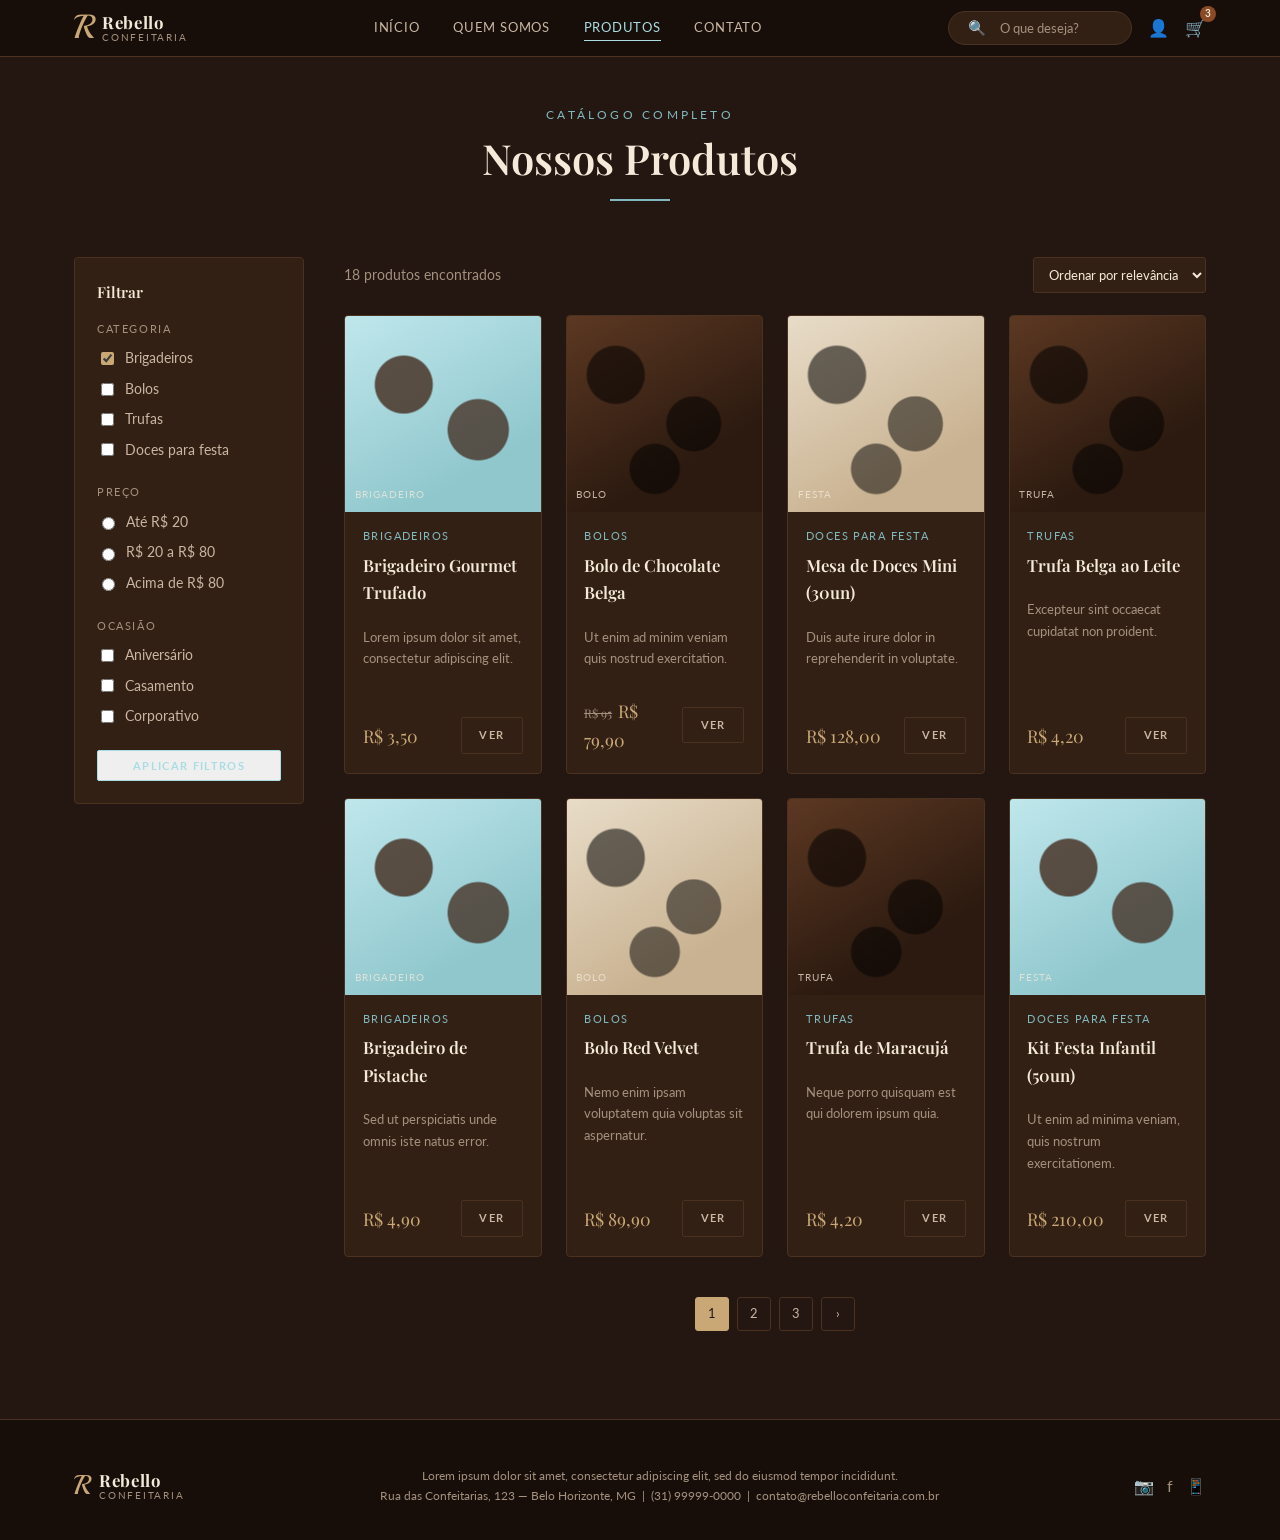
<file: produtos.html>
<!DOCTYPE html>
<html lang="pt-BR">
<head>
<meta charset="UTF-8">
<meta name="viewport" content="width=device-width, initial-scale=1.0">
<title>Produtos — Rebello Confeitaria</title>
<link rel="stylesheet" href="style.css">
</head>
<body>

<header class="site-header">
  <div class="header-grid">
    <a href="index.html" class="logo">
      <span class="glyph">R</span>
      <span class="word"><b>Rebello</b><span>Confeitaria</span></span>
    </a>
    <nav class="main-nav">
      <ul>
        <li><a href="index.html">Início</a></li>
        <li><a href="quem-somos.html">Quem Somos</a></li>
        <li><a href="produtos.html" class="active">Produtos</a></li>
        <li><a href="contato.html">Contato</a></li>
      </ul>
    </nav>
    <div class="header-tools">
      <form class="search-box" action="busca.html" method="get">
        <button type="submit" aria-label="Buscar">&#128269;</button>
        <input type="text" name="q" placeholder="O que deseja?">
      </form>
      <a class="icon-link" href="cadastro.html" title="Minha conta">&#128100;</a>
      <a class="icon-link" href="pedidos.html" title="Meus pedidos">&#128722;<span class="badge">3</span></a>
    </div>
  </div>
</header>

<main>
  <section class="page-head">
    <p class="eyebrow">Catálogo completo</p>
    <h1>Nossos Produtos</h1>
    <div class="divider"></div>
  </section>

  <section class="section-tight">
    <div class="container layout-with-sidebar">

      <aside class="filters">
        <h3>Filtrar</h3>
        <div class="filter-group">
          <span class="filter-label">Categoria</span>
          <label><input type="checkbox" checked> Brigadeiros</label>
          <label><input type="checkbox"> Bolos</label>
          <label><input type="checkbox"> Trufas</label>
          <label><input type="checkbox"> Doces para festa</label>
        </div>
        <div class="filter-group">
          <span class="filter-label">Preço</span>
          <label><input type="radio" name="preco"> Até R$ 20</label>
          <label><input type="radio" name="preco"> R$ 20 a R$ 80</label>
          <label><input type="radio" name="preco"> Acima de R$ 80</label>
        </div>
        <div class="filter-group">
          <span class="filter-label">Ocasião</span>
          <label><input type="checkbox"> Aniversário</label>
          <label><input type="checkbox"> Casamento</label>
          <label><input type="checkbox"> Corporativo</label>
        </div>
        <button class="btn btn-outline btn-block btn-sm">Aplicar filtros</button>
      </aside>

      <div>
        <div class="results-toolbar">
          <span style="color:var(--text-dim); font-size:.85rem;">18 produtos encontrados</span>
          <select>
            <option>Ordenar por relevância</option>
            <option>Menor preço</option>
            <option>Maior preço</option>
            <option>Mais vendidos</option>
          </select>
        </div>

        <div class="product-grid">

          <div class="product-card">
            <a href="produto.html?id=1" class="photo tone-blue"><span class="tag">Brigadeiro</span></a>
            <div class="product-body">
              <span class="product-cat">Brigadeiros</span>
              <h3 class="product-title">Brigadeiro Gourmet Trufado</h3>
              <p class="product-desc">Lorem ipsum dolor sit amet, consectetur adipiscing elit.</p>
              <div class="product-foot"><span class="price">R$ 3,50</span><a href="produto.html?id=1" class="btn btn-ghost btn-sm">Ver</a></div>
            </div>
          </div>

          <div class="product-card">
            <a href="produto.html?id=2" class="photo"><span class="tag">Bolo</span></a>
            <div class="product-body">
              <span class="product-cat">Bolos</span>
              <h3 class="product-title">Bolo de Chocolate Belga</h3>
              <p class="product-desc">Ut enim ad minim veniam quis nostrud exercitation.</p>
              <div class="product-foot"><span class="price"><span class="old">R$ 95</span>R$ 79,90</span><a href="produto.html?id=2" class="btn btn-ghost btn-sm">Ver</a></div>
            </div>
          </div>

          <div class="product-card">
            <a href="produto.html?id=3" class="photo tone-cream"><span class="tag">Festa</span></a>
            <div class="product-body">
              <span class="product-cat">Doces para festa</span>
              <h3 class="product-title">Mesa de Doces Mini (30un)</h3>
              <p class="product-desc">Duis aute irure dolor in reprehenderit in voluptate.</p>
              <div class="product-foot"><span class="price">R$ 128,00</span><a href="produto.html?id=3" class="btn btn-ghost btn-sm">Ver</a></div>
            </div>
          </div>

          <div class="product-card">
            <a href="produto.html?id=4" class="photo"><span class="tag">Trufa</span></a>
            <div class="product-body">
              <span class="product-cat">Trufas</span>
              <h3 class="product-title">Trufa Belga ao Leite</h3>
              <p class="product-desc">Excepteur sint occaecat cupidatat non proident.</p>
              <div class="product-foot"><span class="price">R$ 4,20</span><a href="produto.html?id=4" class="btn btn-ghost btn-sm">Ver</a></div>
            </div>
          </div>

          <div class="product-card">
            <a href="produto.html?id=5" class="photo tone-blue"><span class="tag">Brigadeiro</span></a>
            <div class="product-body">
              <span class="product-cat">Brigadeiros</span>
              <h3 class="product-title">Brigadeiro de Pistache</h3>
              <p class="product-desc">Sed ut perspiciatis unde omnis iste natus error.</p>
              <div class="product-foot"><span class="price">R$ 4,90</span><a href="produto.html?id=5" class="btn btn-ghost btn-sm">Ver</a></div>
            </div>
          </div>

          <div class="product-card">
            <a href="produto.html?id=6" class="photo tone-cream"><span class="tag">Bolo</span></a>
            <div class="product-body">
              <span class="product-cat">Bolos</span>
              <h3 class="product-title">Bolo Red Velvet</h3>
              <p class="product-desc">Nemo enim ipsam voluptatem quia voluptas sit aspernatur.</p>
              <div class="product-foot"><span class="price">R$ 89,90</span><a href="produto.html?id=6" class="btn btn-ghost btn-sm">Ver</a></div>
            </div>
          </div>

          <div class="product-card">
            <a href="produto.html?id=7" class="photo"><span class="tag">Trufa</span></a>
            <div class="product-body">
              <span class="product-cat">Trufas</span>
              <h3 class="product-title">Trufa de Maracujá</h3>
              <p class="product-desc">Neque porro quisquam est qui dolorem ipsum quia.</p>
              <div class="product-foot"><span class="price">R$ 4,20</span><a href="produto.html?id=7" class="btn btn-ghost btn-sm">Ver</a></div>
            </div>
          </div>

          <div class="product-card">
            <a href="produto.html?id=8" class="photo tone-blue"><span class="tag">Festa</span></a>
            <div class="product-body">
              <span class="product-cat">Doces para festa</span>
              <h3 class="product-title">Kit Festa Infantil (50un)</h3>
              <p class="product-desc">Ut enim ad minima veniam, quis nostrum exercitationem.</p>
              <div class="product-foot"><span class="price">R$ 210,00</span><a href="produto.html?id=8" class="btn btn-ghost btn-sm">Ver</a></div>
            </div>
          </div>

        </div>

        <nav class="pagination" aria-label="Paginação">
          <a href="#" class="active">1</a>
          <a href="#">2</a>
          <a href="#">3</a>
          <a href="#">&#8250;</a>
        </nav>
      </div>

    </div>
  </section>
</main>

<footer class="site-footer">
  <div class="container footer-grid">
    <a href="index.html" class="logo">
      <span class="glyph">R</span>
      <span class="word"><b>Rebello</b><span>Confeitaria</span></span>
    </a>
    <p class="footer-text">Lorem ipsum dolor sit amet, consectetur adipiscing elit, sed do eiusmod tempor incididunt.<br>Rua das Confeitarias, 123 — Belo Horizonte, MG &nbsp;|&nbsp; (31) 99999-0000 &nbsp;|&nbsp; contato@rebelloconfeitaria.com.br</p>
    <div class="footer-social">
      <a href="#" aria-label="Instagram">&#128247;</a>
      <a href="#" aria-label="Facebook">f</a>
      <a href="#" aria-label="WhatsApp">&#128241;</a>
    </div>
  </div>
</footer>

</body>
</html>
</file>
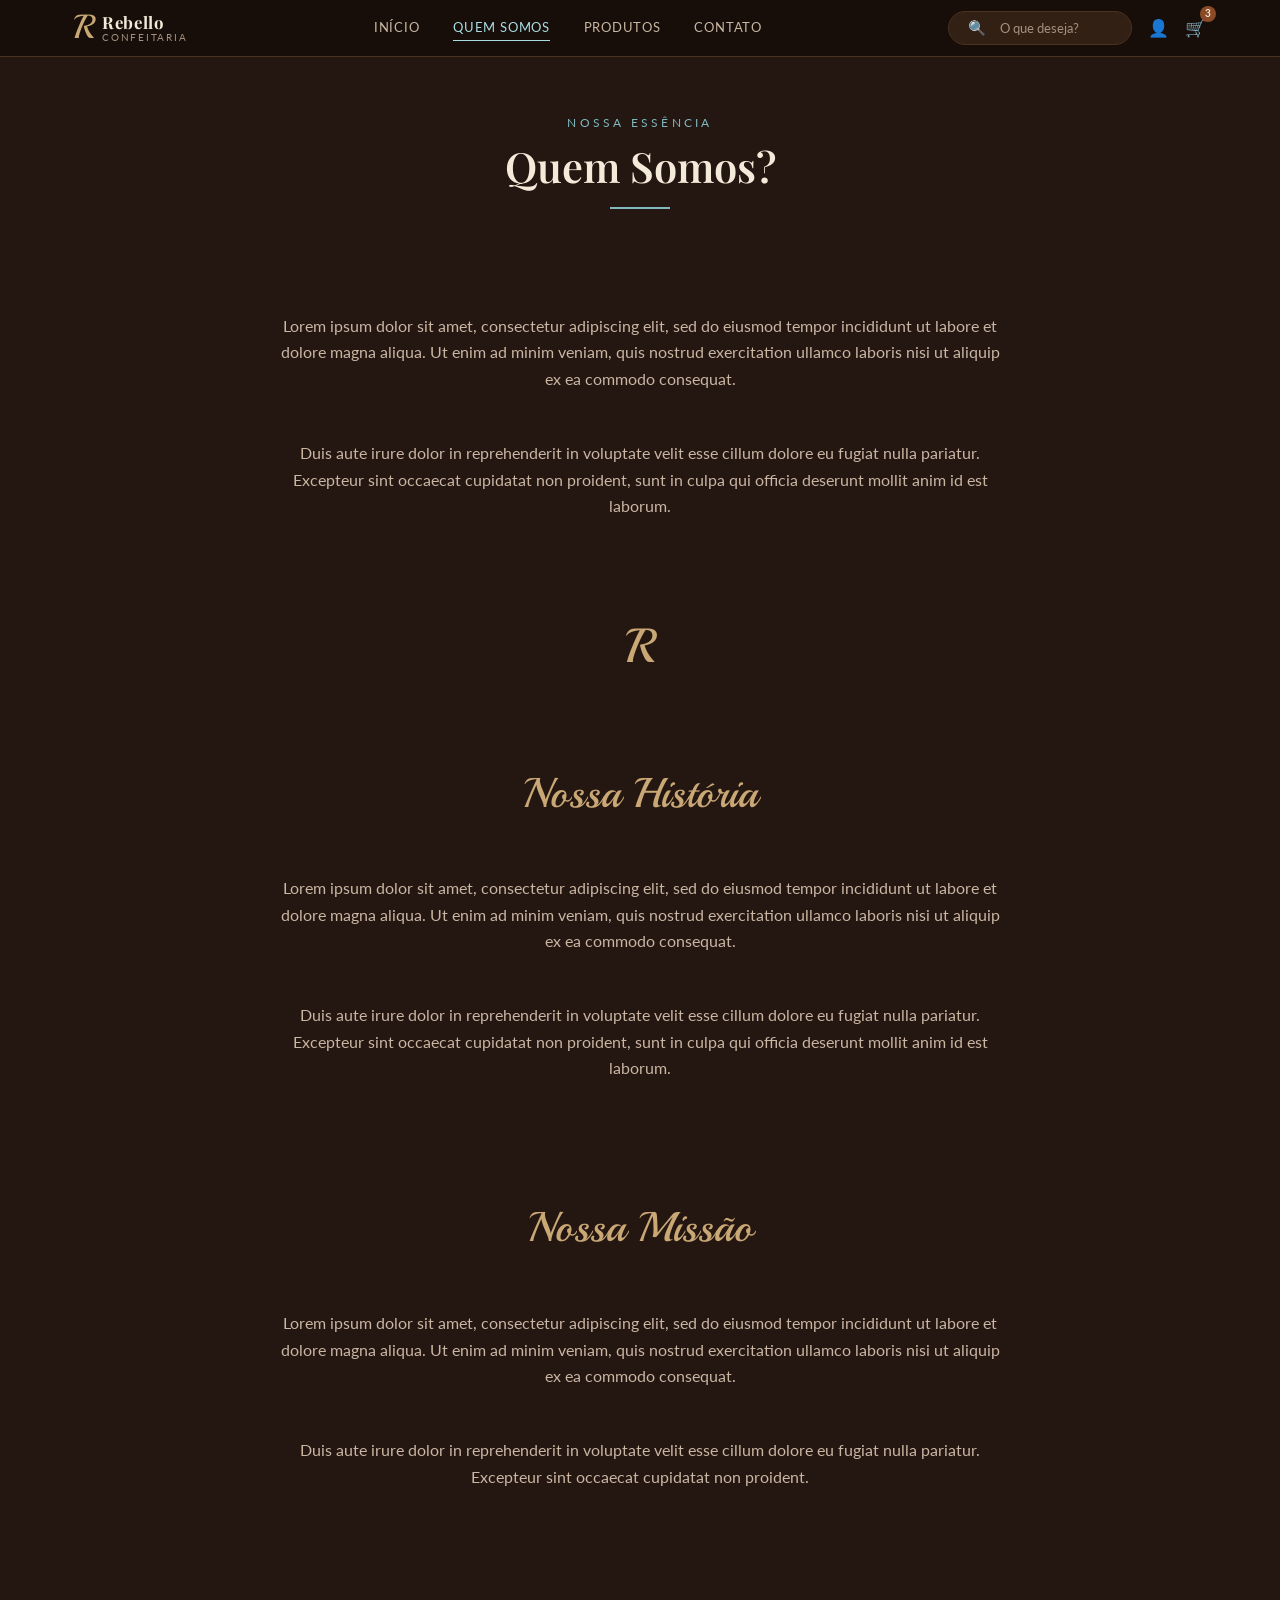
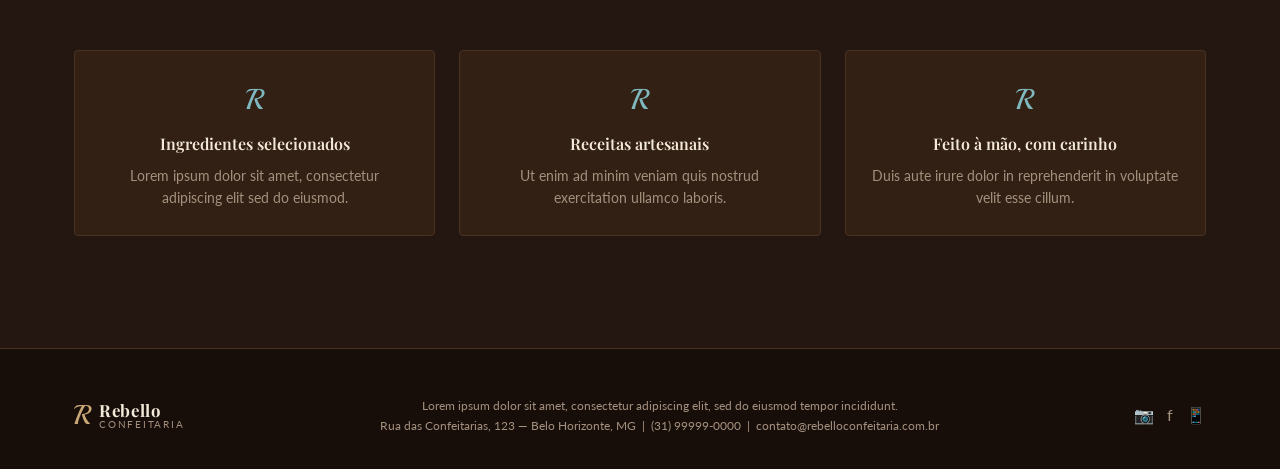
<file: quem-somos.html>
<!DOCTYPE html>
<html lang="pt-BR">
<head>
<meta charset="UTF-8">
<meta name="viewport" content="width=device-width, initial-scale=1.0">
<title>Quem Somos — Rebello Confeitaria</title>
<link rel="stylesheet" href="style.css">
</head>
<body>

<header class="site-header">
  <div class="header-grid">
    <a href="index.html" class="logo">
      <span class="glyph">R</span>
      <span class="word"><b>Rebello</b><span>Confeitaria</span></span>
    </a>
    <nav class="main-nav">
      <ul>
        <li><a href="index.html">Início</a></li>
        <li><a href="quem-somos.html" class="active">Quem Somos</a></li>
        <li><a href="produtos.html">Produtos</a></li>
        <li><a href="contato.html">Contato</a></li>
      </ul>
    </nav>
    <div class="header-tools">
      <form class="search-box" action="busca.html" method="get">
        <button type="submit" aria-label="Buscar">&#128269;</button>
        <input type="text" name="q" placeholder="O que deseja?">
      </form>
      <a class="icon-link" href="cadastro.html" title="Minha conta">&#128100;</a>
      <a class="icon-link" href="pedidos.html" title="Meus pedidos">&#128722;<span class="badge">3</span></a>
    </div>
  </div>
</header>

<main>

  <section class="about-hero">
    <div class="container">
      <p class="eyebrow center">Nossa essência</p>
      <h1 class="center">Quem Somos?</h1>
      <div class="divider"></div>
    </div>
  </section>

  <section class="about-block">
    <p>Lorem ipsum dolor sit amet, consectetur adipiscing elit, sed do eiusmod tempor incididunt ut labore et dolore magna aliqua. Ut enim ad minim veniam, quis nostrud exercitation ullamco laboris nisi ut aliquip ex ea commodo consequat.</p>
    <p>Duis aute irure dolor in reprehenderit in voluptate velit esse cillum dolore eu fugiat nulla pariatur. Excepteur sint occaecat cupidatat non proident, sunt in culpa qui officia deserunt mollit anim id est laborum.</p>
  </section>

  <div class="about-divider">R</div>

  <section class="about-block">
    <h2 class="script-title">Nossa História</h2>
    <p>Lorem ipsum dolor sit amet, consectetur adipiscing elit, sed do eiusmod tempor incididunt ut labore et dolore magna aliqua. Ut enim ad minim veniam, quis nostrud exercitation ullamco laboris nisi ut aliquip ex ea commodo consequat.</p>
    <p>Duis aute irure dolor in reprehenderit in voluptate velit esse cillum dolore eu fugiat nulla pariatur. Excepteur sint occaecat cupidatat non proident, sunt in culpa qui officia deserunt mollit anim id est laborum.</p>
  </section>

  <section class="about-block">
    <h2 class="script-title">Nossa Missão</h2>
    <p>Lorem ipsum dolor sit amet, consectetur adipiscing elit, sed do eiusmod tempor incididunt ut labore et dolore magna aliqua. Ut enim ad minim veniam, quis nostrud exercitation ullamco laboris nisi ut aliquip ex ea commodo consequat.</p>
    <p>Duis aute irure dolor in reprehenderit in voluptate velit esse cillum dolore eu fugiat nulla pariatur. Excepteur sint occaecat cupidatat non proident.</p>
  </section>

  <section class="section">
    <div class="container">
      <div class="values-grid">
        <div class="value-card">
          <span class="num">R</span>
          <h3>Ingredientes selecionados</h3>
          <p>Lorem ipsum dolor sit amet, consectetur adipiscing elit sed do eiusmod.</p>
        </div>
        <div class="value-card">
          <span class="num">R</span>
          <h3>Receitas artesanais</h3>
          <p>Ut enim ad minim veniam quis nostrud exercitation ullamco laboris.</p>
        </div>
        <div class="value-card">
          <span class="num">R</span>
          <h3>Feito à mão, com carinho</h3>
          <p>Duis aute irure dolor in reprehenderit in voluptate velit esse cillum.</p>
        </div>
      </div>
    </div>
  </section>

</main>

<footer class="site-footer">
  <div class="container footer-grid">
    <a href="index.html" class="logo">
      <span class="glyph">R</span>
      <span class="word"><b>Rebello</b><span>Confeitaria</span></span>
    </a>
    <p class="footer-text">Lorem ipsum dolor sit amet, consectetur adipiscing elit, sed do eiusmod tempor incididunt.<br>Rua das Confeitarias, 123 — Belo Horizonte, MG &nbsp;|&nbsp; (31) 99999-0000 &nbsp;|&nbsp; contato@rebelloconfeitaria.com.br</p>
    <div class="footer-social">
      <a href="#" aria-label="Instagram">&#128247;</a>
      <a href="#" aria-label="Facebook">f</a>
      <a href="#" aria-label="WhatsApp">&#128241;</a>
    </div>
  </div>
</footer>

</body>
</html>
</file>
<file: style.css>
/* ===================================================================
   Rebello Confeitaria — Design tokens
   Palette pulled straight from the reference photos: deep chocolate
   backgrounds, cream text, and the pale robin's-egg blue of the
   cupcake liners as the single cool accent.
=================================================================== */
@import url('https://fonts.googleapis.com/css2?family=Playfair+Display:ital,wght@0,500;0,600;0,700;1,500;1,600&family=Playball&family=Lato:wght@300;400;600;700&display=swap');

:root{
  --bg-page:      #241611;
  --bg-header:    #170e0a;
  --bg-panel:     #332014;
  --bg-panel-2:   #2c1a10;
  --line:         #4a3120;

  --text-cream:   #f4ead9;
  --text-muted:   #c9b6a3;
  --text-dim:     #a4907e;

  --accent-blue:  #a9dde3;
  --accent-blue-dim: #7fb8bf;
  --accent-gold:  #c9a876;
  --accent-choc:  #8a4a26;

  --font-display: 'Playfair Display', Georgia, serif;
  --font-script:  'Playball', cursive;
  --font-body:    'Lato', sans-serif;

  --radius: 3px;
  --gap: 1.5rem;
}

*{ box-sizing:border-box; }
html{ scroll-behavior:smooth; }
body{
  margin:0;
  background:var(--bg-page);
  color:var(--text-cream);
  font-family:var(--font-body);
  font-size:16px;
  line-height:1.65;
  -webkit-font-smoothing:antialiased;
}
img{ max-width:100%; display:block; }
a{ color:inherit; text-decoration:none; }
ul{ margin:0; padding:0; list-style:none; }
button{ font-family:inherit; cursor:pointer; }
:focus-visible{ outline:2px solid var(--accent-blue); outline-offset:2px; }

.container{
  max-width:1180px;
  margin:0 auto;
  padding:0 1.5rem;
}

/* ================= HEADER / NAV ================= */
.site-header{
  background:var(--bg-header);
  border-bottom:1px solid var(--line);
  position:sticky;
  top:0;
  z-index:50;
}
.header-grid{
  display:grid;
  grid-template-columns:auto 1fr auto;
  align-items:center;
  gap:1.5rem;
  padding:.7rem 1.5rem;
  max-width:1180px;
  margin:0 auto;
}
.logo{
  display:grid;
  grid-template-columns:auto auto;
  align-items:center;
  gap:.5rem;
}
.logo .glyph{
  font-family:var(--font-script);
  font-size:2.1rem;
  color:var(--accent-gold);
  line-height:1;
}
.logo .word{
  display:flex;
  flex-direction:column;
  line-height:1.05;
}
.logo .word b{ font-family:var(--font-display); font-size:1.05rem; letter-spacing:.04em; color:var(--text-cream);}
.logo .word span{ font-size:.62rem; letter-spacing:.18em; color:var(--text-dim); text-transform:uppercase;}

.main-nav ul{
  display:flex;
  justify-content:center;
  gap:2.1rem;
  font-size:.82rem;
  letter-spacing:.06em;
  text-transform:uppercase;
}
.main-nav a{
  color:var(--text-muted);
  padding:.3rem 0;
  border-bottom:1px solid transparent;
  transition:color .15s, border-color .15s;
}
.main-nav a:hover, .main-nav a.active{
  color:var(--accent-blue);
  border-bottom-color:var(--accent-blue);
}

.header-tools{
  display:flex;
  align-items:center;
  gap:1rem;
}
.search-box{
  display:grid;
  grid-template-columns:auto 1fr;
  align-items:center;
  gap:.4rem;
  background:var(--bg-panel);
  border:1px solid var(--line);
  border-radius:20px;
  padding:.35rem .8rem;
}
.search-box input{
  background:transparent;
  border:0;
  color:var(--text-cream);
  font-size:.8rem;
  width:120px;
  font-family:var(--font-body);
}
.search-box input::placeholder{ color:var(--text-dim); }
.search-box button{ background:none; border:0; color:var(--text-dim); font-size:.9rem; }
.icon-link{ color:var(--text-muted); font-size:1.05rem; position:relative;}
.icon-link:hover{ color:var(--accent-blue); }
.icon-link .badge{
  position:absolute; top:-8px; right:-10px;
  background:var(--accent-choc); color:var(--text-cream);
  font-size:.6rem; font-family:var(--font-body); font-weight:700;
  border-radius:50%; width:16px; height:16px;
  display:flex; align-items:center; justify-content:center;
}

@media (max-width:860px){
  .header-grid{ grid-template-columns:1fr auto; }
  .main-nav{ display:none; }
}

/* ================= BUTTONS ================= */
.btn{
  display:inline-flex;
  align-items:center;
  justify-content:center;
  gap:.5rem;
  padding:.75rem 1.8rem;
  border-radius:2px;
  font-size:.78rem;
  letter-spacing:.12em;
  text-transform:uppercase;
  font-weight:700;
  border:1px solid transparent;
  transition:transform .15s, background .15s, color .15s, border-color .15s;
}
.btn-primary{ background:var(--accent-gold); color:#241611; }
.btn-primary:hover{ background:#dcb98a; transform:translateY(-1px); }
.btn-outline{ border-color:var(--accent-blue); color:var(--accent-blue); }
.btn-outline:hover{ background:var(--accent-blue); color:#1a2b2d; }
.btn-ghost{ color:var(--text-muted); border-color:var(--line); }
.btn-ghost:hover{ color:var(--text-cream); border-color:var(--text-muted); }
.btn-block{ width:100%; }
.btn-sm{ padding:.5rem 1.1rem; font-size:.7rem; }

/* ================= SECTION HELPERS ================= */
.section{ padding:4rem 0; }
.section-tight{ padding:2.5rem 0; }
.eyebrow{
  font-family:var(--font-body);
  font-size:.72rem;
  letter-spacing:.28em;
  text-transform:uppercase;
  color:var(--accent-blue-dim);
  margin:0 0 .6rem;
}
h1,h2,h3{ font-family:var(--font-display); font-weight:600; margin:0 0 1rem; color:var(--text-cream); }
.script{ font-family:var(--font-script); color:var(--accent-gold); font-weight:400; }
h1{ font-size:2.6rem; line-height:1.15; }
h2{ font-size:2rem; text-align:center; }
h2.script-title{ font-family:var(--font-script); font-size:2.6rem; font-weight:400; text-align:center; color:var(--accent-gold); }
p.lede{ color:var(--text-muted); max-width:640px; }
.center{ text-align:center; margin-left:auto; margin-right:auto; }
.divider{
  width:60px; height:2px; background:var(--accent-blue-dim); margin:1.1rem auto 0;
}

/* ================= HERO (HOME) ================= */
.hero{
  display:grid;
  grid-template-columns:1fr 1fr;
  align-items:center;
  gap:2.5rem;
  padding:3.5rem 0;
}
.hero-copy h1{ margin-bottom:1.1rem; }
.hero-media{
  aspect-ratio:4/3;
  border-radius:6px;
  background:
    radial-gradient(circle at 30% 30%, #5a3320 0 18%, transparent 19%),
    radial-gradient(circle at 62% 45%, #5a3320 0 20%, transparent 21%),
    radial-gradient(circle at 45% 70%, #5a3320 0 17%, transparent 18%),
    linear-gradient(160deg, #a9dde3 0%, #7fb8bf 100%);
  position:relative;
  overflow:hidden;
  box-shadow:0 20px 40px -18px rgba(0,0,0,.6);
}
.hero-media::after{
  content:"";
  position:absolute; inset:0;
  background:repeating-radial-gradient(circle at 20% 80%, rgba(255,255,255,.05) 0 2px, transparent 2px 6px);
}

/* generic decorative "photo" placeholder used across the site so we
   never depend on external images loading */
.photo{
  position:relative;
  overflow:hidden;
  border-radius:4px;
  background:linear-gradient(150deg,#5c3822,#2c1a10 70%);
}
.photo::before{
  content:"";
  position:absolute; inset:0;
  background:
    radial-gradient(circle at 25% 30%, rgba(0,0,0,.55) 0 14%, transparent 15%),
    radial-gradient(circle at 65% 55%, rgba(0,0,0,.5) 0 16%, transparent 17%),
    radial-gradient(circle at 45% 78%, rgba(0,0,0,.5) 0 13%, transparent 14%);
}
.photo.tone-blue{ background:linear-gradient(150deg,#bfe7ec,#8fc7cd 75%); }
.photo.tone-blue::before{
  background:
    radial-gradient(circle at 30% 35%, rgba(60,30,15,.75) 0 15%, transparent 16%),
    radial-gradient(circle at 68% 58%, rgba(60,30,15,.7) 0 17%, transparent 18%);
}
.photo.tone-cream{ background:linear-gradient(150deg,#e8dcc8,#c9b291 75%); }
.photo .tag{
  position:absolute; bottom:.6rem; left:.6rem;
  font-size:.62rem; letter-spacing:.1em; text-transform:uppercase;
  color:rgba(244,234,217,.75); font-family:var(--font-body);
}

/* ================= MARKETING STRIP ================= */
.promo-strip{
  display:grid;
  grid-template-columns:repeat(3,1fr);
  gap:1px;
  background:var(--line);
  border-top:1px solid var(--line);
  border-bottom:1px solid var(--line);
}
.promo-item{
  background:var(--bg-header);
  padding:1.6rem 1.4rem;
  text-align:center;
}
.promo-item .eyebrow{ margin-bottom:.3rem; }
.promo-item strong{ font-family:var(--font-display); font-size:1.05rem; color:var(--accent-blue); }
.promo-item p{ margin:.3rem 0 0; font-size:.82rem; color:var(--text-dim); }
@media (max-width:760px){ .promo-strip{ grid-template-columns:1fr; } }

/* ================= PRODUCT GRID ================= */
.product-grid{
  display:grid;
  grid-template-columns:repeat(4,1fr);
  gap:var(--gap);
}
.product-card{
  background:var(--bg-panel);
  border:1px solid var(--line);
  border-radius:4px;
  overflow:hidden;
  display:flex;
  flex-direction:column;
  transition:transform .18s, border-color .18s;
}
.product-card:hover{ transform:translateY(-4px); border-color:var(--accent-gold); }
.product-card .photo{ aspect-ratio:1/1; border-radius:0; }
.product-body{ padding:1rem 1.1rem 1.2rem; display:flex; flex-direction:column; gap:.4rem; flex:1;}
.product-cat{ font-size:.66rem; letter-spacing:.14em; text-transform:uppercase; color:var(--accent-blue-dim); }
.product-title{ font-family:var(--font-display); font-size:1.05rem; margin:0; }
.product-desc{ font-size:.82rem; color:var(--text-dim); flex:1; }
.product-foot{
  display:flex; align-items:center; justify-content:space-between; margin-top:.4rem;
}
.price{ font-family:var(--font-display); color:var(--accent-gold); font-size:1.1rem; }
.price .old{ font-size:.75rem; color:var(--text-dim); text-decoration:line-through; margin-right:.4rem; }

@media (max-width:980px){ .product-grid{ grid-template-columns:repeat(2,1fr); } }
@media (max-width:560px){ .product-grid{ grid-template-columns:1fr; } }

/* ================= CATEGORY BAND ================= */
.category-band{
  display:grid;
  grid-template-columns:repeat(4,1fr);
  gap:var(--gap);
}
.category-card{
  position:relative;
  aspect-ratio:3/2;
  border-radius:4px;
  overflow:hidden;
  display:flex;
  align-items:flex-end;
  padding:1rem;
}
.category-card h3{
  font-size:1.15rem; margin:0; position:relative; z-index:2; color:#fff;
  text-shadow:0 2px 8px rgba(0,0,0,.5);
}
.category-card::after{
  content:""; position:absolute; inset:0; z-index:1;
  background:linear-gradient(180deg, rgba(0,0,0,0) 40%, rgba(0,0,0,.65) 100%);
}
@media (max-width:900px){ .category-band{ grid-template-columns:repeat(2,1fr); } }

/* ================= LAYOUT: SIDEBAR + CONTENT (grade de produtos) ================= */
.layout-with-sidebar{
  display:grid;
  grid-template-columns:230px 1fr;
  gap:2.5rem;
  align-items:start;
}
.filters{
  background:var(--bg-panel);
  border:1px solid var(--line);
  border-radius:4px;
  padding:1.4rem;
}
.filters h3{ font-size:.95rem; margin-bottom:.9rem; }
.filter-group{ margin-bottom:1.4rem; }
.filter-group .filter-label{
  font-size:.68rem; letter-spacing:.14em; text-transform:uppercase; color:var(--text-dim);
  margin-bottom:.6rem; display:block;
}
.filter-group label{
  display:flex; align-items:center; gap:.5rem;
  font-size:.85rem; color:var(--text-muted); margin-bottom:.5rem; cursor:pointer;
}
.filter-group input[type="checkbox"], .filter-group input[type="radio"]{ accent-color:var(--accent-gold); }
.results-toolbar{
  display:flex; align-items:center; justify-content:space-between;
  margin-bottom:1.4rem; flex-wrap:wrap; gap:.8rem;
}
.results-toolbar select{
  background:var(--bg-panel); color:var(--text-cream); border:1px solid var(--line);
  padding:.5rem .7rem; border-radius:3px; font-family:var(--font-body); font-size:.82rem;
}
@media (max-width:820px){ .layout-with-sidebar{ grid-template-columns:1fr; } }

/* ================= PRODUCT DETAIL PAGE ================= */
.product-detail{
  display:grid;
  grid-template-columns:1fr 1fr;
  gap:3rem;
  align-items:start;
}
.product-gallery{
  display:grid;
  grid-template-columns:80px 1fr;
  gap:1rem;
}
.thumb-col{ display:flex; flex-direction:column; gap:.6rem; }
.thumb-col .photo{ aspect-ratio:1/1; border:2px solid transparent; cursor:pointer;}
.thumb-col .photo.active{ border-color:var(--accent-gold); }
.main-photo{ aspect-ratio:1/1; }

.product-info .breadcrumb{ font-size:.72rem; color:var(--text-dim); margin-bottom:.8rem; letter-spacing:.05em;}
.product-info .breadcrumb a:hover{ color:var(--accent-blue); }
.product-info h1{ font-size:2rem; margin-bottom:.4rem; }
.rating{ color:var(--accent-gold); font-size:.85rem; margin-bottom:1rem; }
.rating span{ color:var(--text-dim); margin-left:.4rem; }
.product-info .price{ font-size:1.8rem; display:block; margin-bottom:1.2rem; }
.product-info .lede{ margin-bottom:1.4rem; }
.qty-row{
  display:grid; grid-template-columns:auto 1fr; gap:1rem; align-items:center; margin-bottom:1.4rem;
}
.qty-control{
  display:grid; grid-template-columns:auto 1fr auto; align-items:center;
  border:1px solid var(--line); border-radius:3px; width:120px;
}
.qty-control button{ background:none; border:0; color:var(--text-cream); padding:.6rem; font-size:1rem;}
.qty-control input{
  width:100%; text-align:center; background:transparent; border:0; color:var(--text-cream);
  font-family:var(--font-body); font-size:.95rem;
}
.spec-list{ border-top:1px solid var(--line); margin-top:1.6rem; padding-top:1.2rem; }
.spec-list div{ display:grid; grid-template-columns:140px 1fr; padding:.45rem 0; font-size:.85rem; border-bottom:1px solid var(--line);}
.spec-list div span:first-child{ color:var(--text-dim); }
@media (max-width:860px){ .product-detail{ grid-template-columns:1fr; } }

/* ================= FORMS (contato / cadastro) ================= */
.form-shell{
  max-width:640px;
  margin:0 auto;
  background:var(--bg-panel);
  border:1px solid var(--line);
  border-radius:6px;
  padding:2.4rem;
}
.form-grid{
  display:grid;
  grid-template-columns:1fr 1fr;
  gap:1.3rem;
}
.field{ display:flex; flex-direction:column; gap:.4rem; }
.field.full{ grid-column:1 / -1; }
.field label{ font-size:.72rem; letter-spacing:.1em; text-transform:uppercase; color:var(--text-dim); }
.field input, .field textarea, .field select{
  background:var(--bg-page);
  border:1px solid var(--line);
  color:var(--text-cream);
  padding:.75rem .9rem;
  border-radius:3px;
  font-family:var(--font-body);
  font-size:.9rem;
}
.field input::placeholder, .field textarea::placeholder{ color:var(--text-dim); }
.field textarea{ resize:vertical; min-height:110px; }
.radio-row{ display:flex; gap:1.6rem; align-items:center; }
.radio-row label{ display:flex; align-items:center; gap:.45rem; font-size:.85rem; color:var(--text-muted); text-transform:none; letter-spacing:0;}
.radio-row input{ accent-color:var(--accent-gold); }
.form-actions{ margin-top:1.6rem; display:flex; justify-content:flex-end; gap:1rem; }
.form-note{ font-size:.75rem; color:var(--text-dim); margin-top:1rem; }

/* ================= BUSCA (search results) ================= */
.search-meta{
  display:flex; align-items:baseline; justify-content:space-between; flex-wrap:wrap; gap:.6rem;
  margin-bottom:1.6rem;
}
.search-meta h1{ font-size:1.5rem; margin:0; }
.search-meta span{ color:var(--text-dim); font-size:.85rem; }
.pagination{
  display:flex; justify-content:center; gap:.5rem; margin-top:2.5rem;
}
.pagination a{
  width:34px; height:34px; display:flex; align-items:center; justify-content:center;
  border:1px solid var(--line); border-radius:3px; font-size:.82rem; color:var(--text-muted);
}
.pagination a.active{ background:var(--accent-gold); color:#241611; border-color:var(--accent-gold); }
.pagination a:hover:not(.active){ border-color:var(--accent-blue); color:var(--accent-blue); }

/* ================= PEDIDOS (orders / cart) ================= */
.orders-grid{ display:flex; flex-direction:column; gap:1rem; }
.order-row{
  display:grid;
  grid-template-columns:72px 2fr 1fr 1fr auto;
  gap:1.2rem;
  align-items:center;
  background:var(--bg-panel);
  border:1px solid var(--line);
  border-radius:4px;
  padding:1rem 1.2rem;
}
.order-row .photo{ aspect-ratio:1/1; }
.order-row .name{ font-family:var(--font-display); font-size:1rem; margin:0 0 .2rem; }
.order-row .meta{ font-size:.75rem; color:var(--text-dim); }
.order-row .qty-control{ width:100px; }
.order-row .line-total{ font-family:var(--font-display); color:var(--accent-gold); text-align:right; }
.order-row .remove{ color:var(--text-dim); font-size:.8rem; background:none; border:0; justify-self:end;}
.order-row .remove:hover{ color:#e0806a; }
.order-head{
  display:grid; grid-template-columns:72px 2fr 1fr 1fr auto; gap:1.2rem;
  font-size:.68rem; letter-spacing:.12em; text-transform:uppercase; color:var(--text-dim);
  padding:0 1.2rem .6rem;
}
.order-summary{
  background:var(--bg-panel); border:1px solid var(--line); border-radius:4px;
  padding:1.6rem; margin-left:auto; width:340px;
}
.order-summary .row{ display:flex; justify-content:space-between; padding:.5rem 0; font-size:.88rem; color:var(--text-muted);}
.order-summary .row.total{ border-top:1px solid var(--line); margin-top:.5rem; padding-top:1rem; font-size:1.1rem; color:var(--text-cream); font-family:var(--font-display);}
.order-summary .row.total b{ color:var(--accent-gold); }
.orders-status{
  display:inline-block; font-size:.66rem; letter-spacing:.08em; text-transform:uppercase;
  padding:.25rem .6rem; border-radius:20px; background:rgba(169,221,227,.14); color:var(--accent-blue);
}
@media (max-width:800px){
  .order-head{ display:none; }
  .order-row{ grid-template-columns:60px 1fr; grid-template-areas:"img name" "img meta" "img controls"; row-gap:.5rem;}
  .order-summary{ width:100%; }
}

/* ================= QUEM SOMOS PAGE ================= */
.about-hero{
  text-align:center;
  padding:3.5rem 0 2.5rem;
}
.about-block{
  display:grid;
  grid-template-columns:1fr;
  gap:1rem;
  max-width:720px;
  margin:0 auto;
  text-align:center;
  padding:3rem 0;
}
.about-block p{ color:var(--text-muted); }
.about-divider{
  text-align:center;
  font-family:var(--font-script);
  font-size:3rem;
  color:var(--accent-gold);
  padding:1.5rem 0;
}
.values-grid{
  display:grid;
  grid-template-columns:repeat(3,1fr);
  gap:var(--gap);
  margin-top:2rem;
}
.value-card{
  background:var(--bg-panel); border:1px solid var(--line); border-radius:4px;
  padding:1.6rem; text-align:center;
}
.value-card .num{ font-family:var(--font-script); font-size:1.8rem; color:var(--accent-blue-dim); }
.value-card h3{ font-size:1rem; margin:.4rem 0 .5rem; }
.value-card p{ font-size:.85rem; color:var(--text-dim); margin:0; }
@media (max-width:760px){ .values-grid{ grid-template-columns:1fr; } }

/* ================= SOCIAL / CONTACT (bottom section on contact-ish pages) ================= */
.social-row{
  display:flex; justify-content:center; gap:1.2rem; margin:1.4rem 0 0;
}
.social-row a{
  width:46px; height:46px; border-radius:50%;
  display:flex; align-items:center; justify-content:center;
  background:var(--bg-panel); border:1px solid var(--line);
  font-size:1.2rem; color:var(--text-cream);
  transition:border-color .15s, color .15s;
}
.social-row a:hover{ border-color:var(--accent-blue); color:var(--accent-blue); }

/* ================= FOOTER ================= */
.site-footer{
  background:var(--bg-header);
  border-top:1px solid var(--line);
  padding:2.2rem 0 1.4rem;
  margin-top:3rem;
}
.footer-grid{
  display:grid;
  grid-template-columns:auto 1fr auto;
  align-items:center;
  gap:1.5rem;
}
.footer-grid .logo .glyph{ font-size:1.7rem; }
.footer-text{
  font-size:.72rem;
  color:var(--text-dim);
  text-align:center;
  line-height:1.7;
}
.footer-social{ display:flex; gap:.8rem; justify-content:flex-end; font-size:1rem; color:var(--text-dim); }
@media (max-width:760px){
  .footer-grid{ grid-template-columns:1fr; text-align:center; }
  .footer-social{ justify-content:center; }
}

/* ================= BREADCRUMB / PAGE HEAD (utility pages) ================= */
.page-head{ text-align:center; padding:3rem 0 1rem; }
.page-head .eyebrow{ justify-content:center; display:flex; }

/* misc */
.mt-0{ margin-top:0; }
.text-center{ text-align:center; }
</file>
